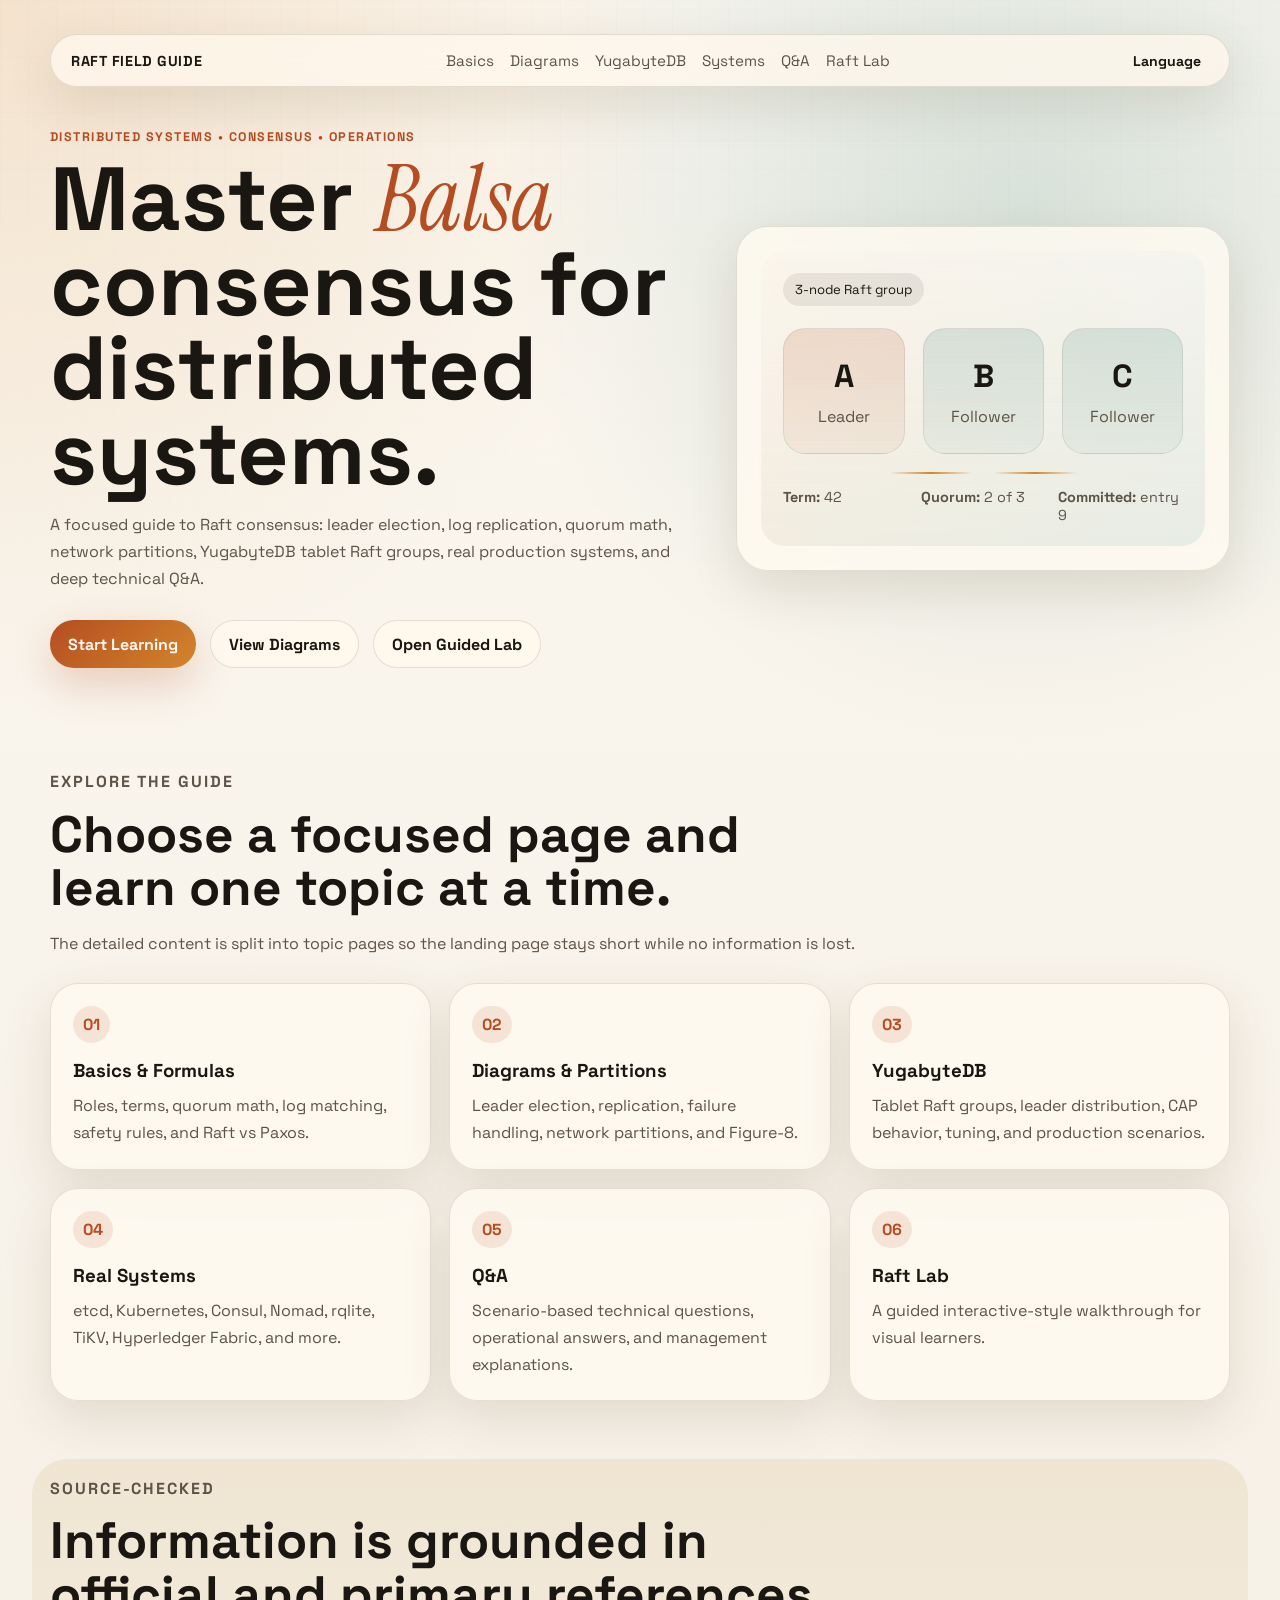
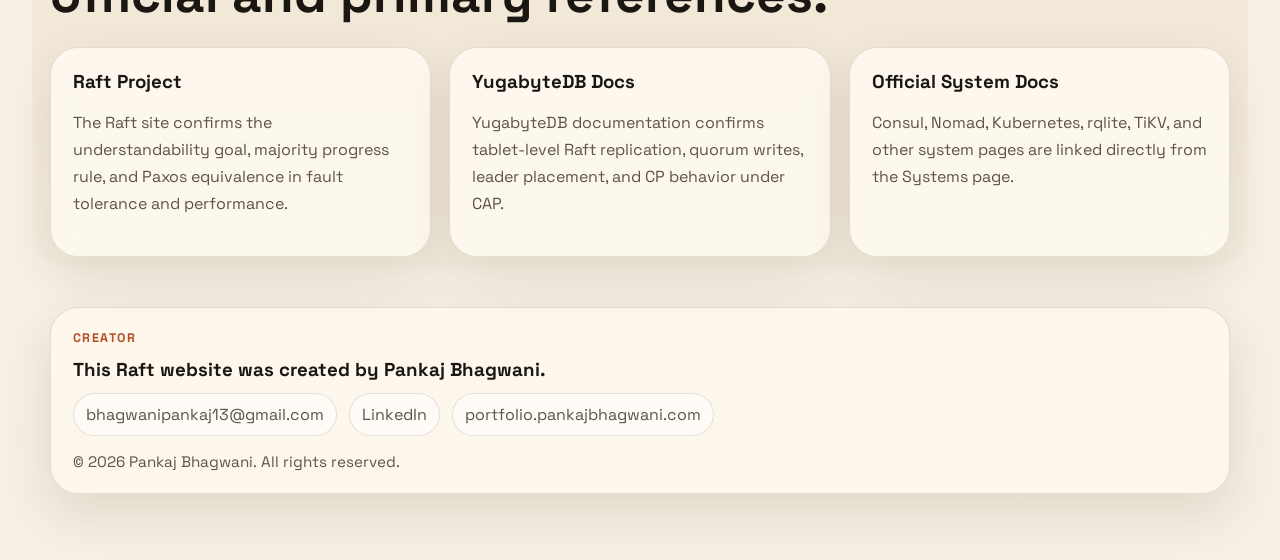
<file: index.html>
<!DOCTYPE html>
<html lang="en">
  <head>
    <meta charset="UTF-8" />
    <meta name="viewport" content="width=device-width, initial-scale=1.0" />
    <title>Raft Protocol Field Guide</title>
    <meta
      name="description"
      content="A practical multi-page guide to Raft consensus, diagrams, YugabyteDB, real systems, and technical Q&A."
    />
    <link rel="preconnect" href="https://fonts.googleapis.com" />
    <link rel="preconnect" href="https://fonts.gstatic.com" crossorigin />
    <link
      href="https://fonts.googleapis.com/css2?family=Space+Grotesk:wght@400;500;700&family=Instrument+Serif:ital@0;1&display=swap"
      rel="stylesheet"
    />
    <link rel="stylesheet" href="./styles.css" />
  </head>
  <body class="home-page">
    <div class="page-shell">
      <header class="hero" id="top">
        <nav class="topbar">
          <a class="brand" href="./index.html">Raft Field Guide</a>
          <div class="topbar-links">
            <a href="./basics.html">Basics</a>
            <a href="./diagrams.html">Diagrams</a>
            <a href="./yugabyte.html">YugabyteDB</a>
            <a href="./systems.html">Systems</a>
            <a href="./questions.html">Q&amp;A</a>
            <a href="./raft-lab.html">Raft Lab</a>
          </div>
          <div class="language-box">
            <span>Language</span>
            <div id="google_translate_element"></div>
          </div>
        </nav>

        <div class="hero-grid">
          <div class="hero-copy">
            <p class="eyebrow">Distributed Systems • Consensus • Operations</p>
            <h1>
              Master
              <a class="hero-link rotating-raft" id="rotating-raft" href="https://raftprotocol.com/">Raft</a>
              consensus for distributed systems.
            </h1>
            <p class="hero-text">
              A focused guide to Raft consensus: leader election, log
              replication, quorum math, network partitions, YugabyteDB tablet
              Raft groups, real production systems, and deep technical Q&A.
            </p>
            <div class="hero-actions">
              <a class="button button-primary" href="./basics.html">Start Learning</a>
              <a class="button button-secondary" href="./diagrams.html">View Diagrams</a>
              <a class="button button-secondary" href="./raft-lab.html">Open Guided Lab</a>
            </div>
          </div>

          <div class="hero-panel">
            <div class="cluster-card">
              <div class="cluster-label">3-node Raft group</div>
              <div class="cluster-visual">
                <div class="node node-leader"><span class="node-name">A</span><span class="node-role">Leader</span></div>
                <div class="node node-follower"><span class="node-name">B</span><span class="node-role">Follower</span></div>
                <div class="node node-follower"><span class="node-name">C</span><span class="node-role">Follower</span></div>
              </div>
              <div class="pulse-lines"><span></span><span></span></div>
              <div class="cluster-notes">
                <div><strong>Term:</strong> 42</div>
                <div><strong>Quorum:</strong> 2 of 3</div>
                <div><strong>Committed:</strong> entry 9</div>
              </div>
            </div>
          </div>
        </div>
      </header>

      <main>
        <section class="section" id="pages">
          <div class="section-heading">
            <p class="kicker">Explore The Guide</p>
            <h2>Choose a focused page and learn one topic at a time.</h2>
            <p>
              The detailed content is split into topic pages so the landing page
              stays short while no information is lost.
            </p>
          </div>

          <div class="card-grid three-up">
            <a class="page-card" href="./basics.html">
              <span>01</span>
              <h3>Basics & Formulas</h3>
              <p>Roles, terms, quorum math, log matching, safety rules, and Raft vs Paxos.</p>
            </a>
            <a class="page-card" href="./diagrams.html">
              <span>02</span>
              <h3>Diagrams & Partitions</h3>
              <p>Leader election, replication, failure handling, network partitions, and Figure-8.</p>
            </a>
            <a class="page-card" href="./yugabyte.html">
              <span>03</span>
              <h3>YugabyteDB</h3>
              <p>Tablet Raft groups, leader distribution, CAP behavior, tuning, and production scenarios.</p>
            </a>
            <a class="page-card" href="./systems.html">
              <span>04</span>
              <h3>Real Systems</h3>
              <p>etcd, Kubernetes, Consul, Nomad, rqlite, TiKV, Hyperledger Fabric, and more.</p>
            </a>
            <a class="page-card" href="./questions.html">
              <span>05</span>
              <h3>Q&A</h3>
              <p>Scenario-based technical questions, operational answers, and management explanations.</p>
            </a>
            <a class="page-card" href="./raft-lab.html">
              <span>06</span>
              <h3>Raft Lab</h3>
              <p>A guided interactive-style walkthrough for visual learners.</p>
            </a>
          </div>
        </section>

        <section class="section accent-section">
          <div class="section-heading">
            <p class="kicker">Source-Checked</p>
            <h2>Information is grounded in official and primary references.</h2>
          </div>
          <div class="card-grid three-up">
            <article class="info-card">
              <h3>Raft Project</h3>
              <p>The Raft site confirms the understandability goal, majority progress rule, and Paxos equivalence in fault tolerance and performance.</p>
            </article>
            <article class="info-card">
              <h3>YugabyteDB Docs</h3>
              <p>YugabyteDB documentation confirms tablet-level Raft replication, quorum writes, leader placement, and CP behavior under CAP.</p>
            </article>
            <article class="info-card">
              <h3>Official System Docs</h3>
              <p>Consul, Nomad, Kubernetes, rqlite, TiKV, and other system pages are linked directly from the Systems page.</p>
            </article>
          </div>
        </section>
      </main>

      <footer class="site-footer">
        <div class="footer-card">
          <p class="kicker">Creator</p>
          <h3>This Raft website was created by Pankaj Bhagwani.</h3>
          <div class="footer-links">
            <a href="mailto:bhagwanipankaj13@gmail.com">bhagwanipankaj13@gmail.com</a>
            <a href="https://www.linkedin.com/in/pankaj-bhagwani/" target="_blank" rel="noreferrer">LinkedIn</a>
            <a href="https://portfolio.pankajbhagwani.com/" target="_blank" rel="noreferrer">portfolio.pankajbhagwani.com</a>
          </div>
          <div class="copyright-line">&copy; 2026 Pankaj Bhagwani. All rights reserved.</div>
        </div>
      </footer>
    </div>

    <script src="./script.js"></script>
    <script src="./translate.js"></script>
    <script src="//translate.google.com/translate_a/element.js?cb=googleTranslateElementInit"></script>
  </body>
</html>
</file>
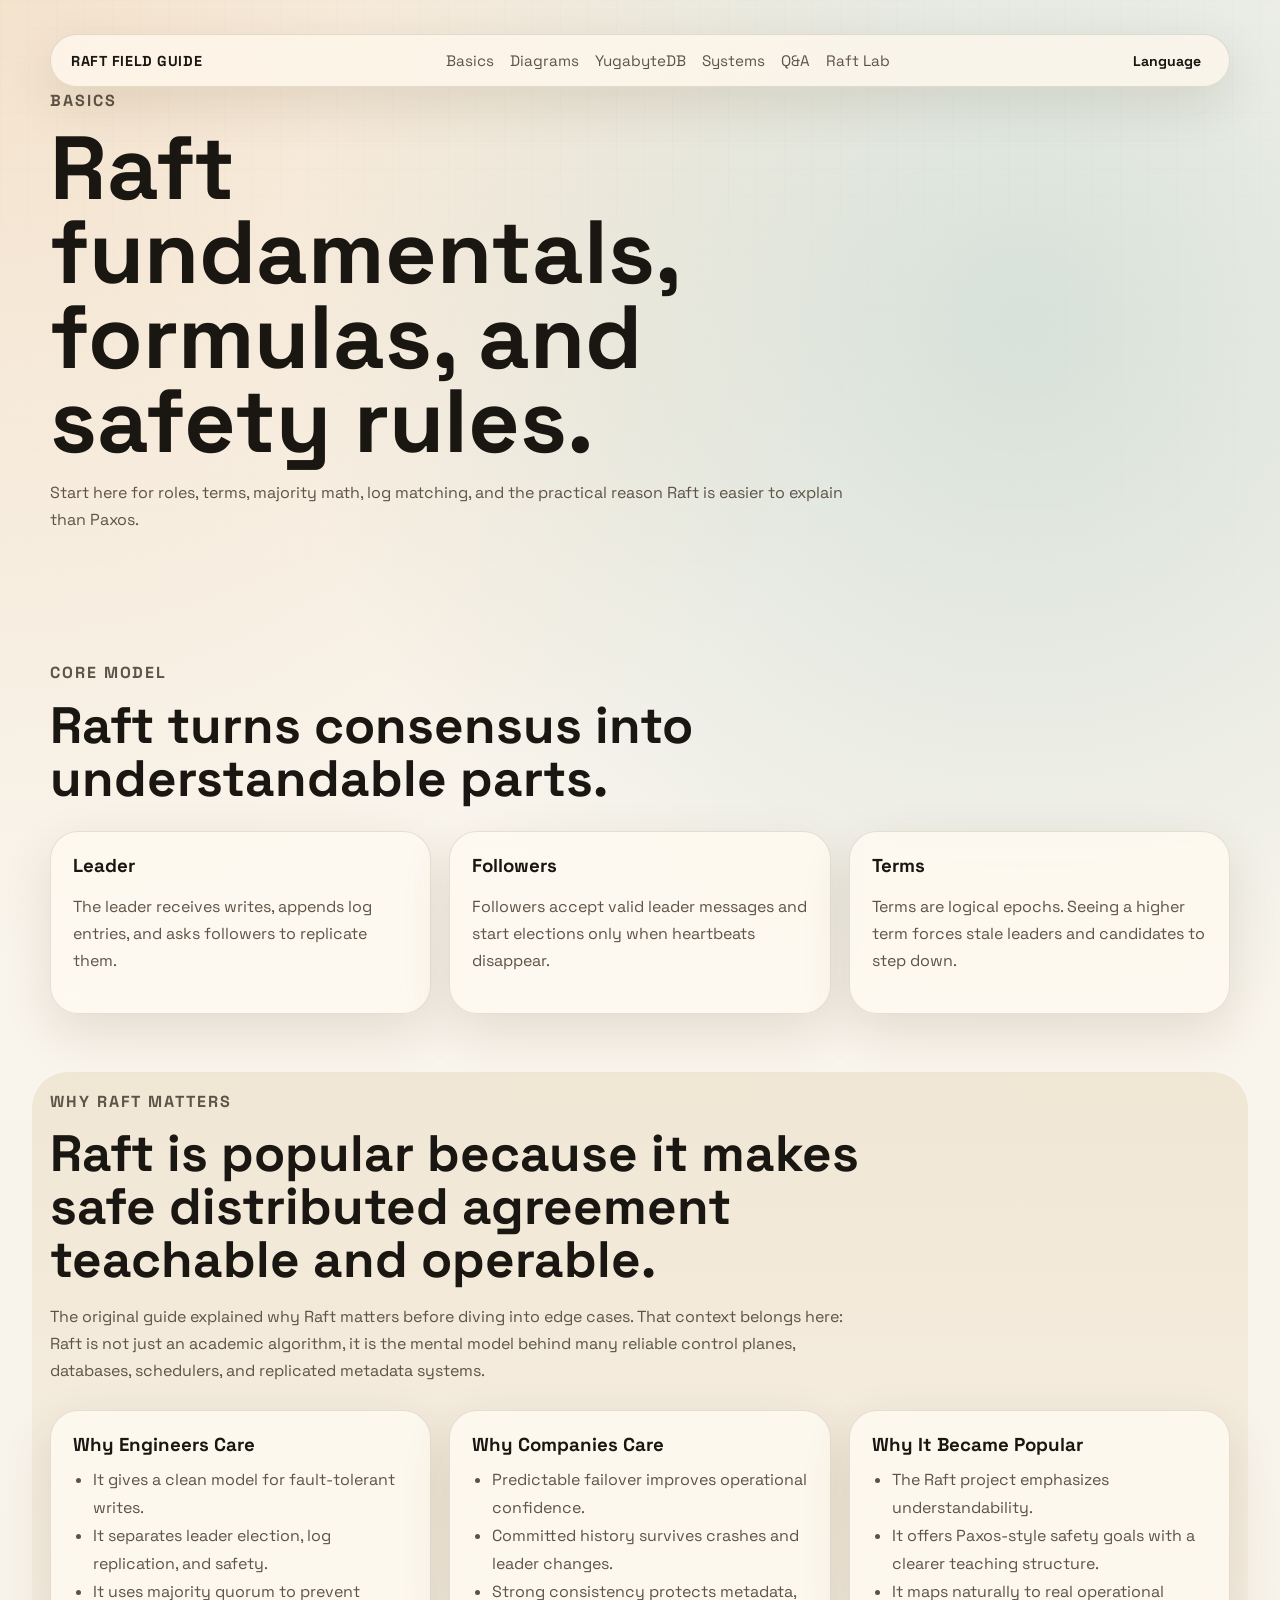
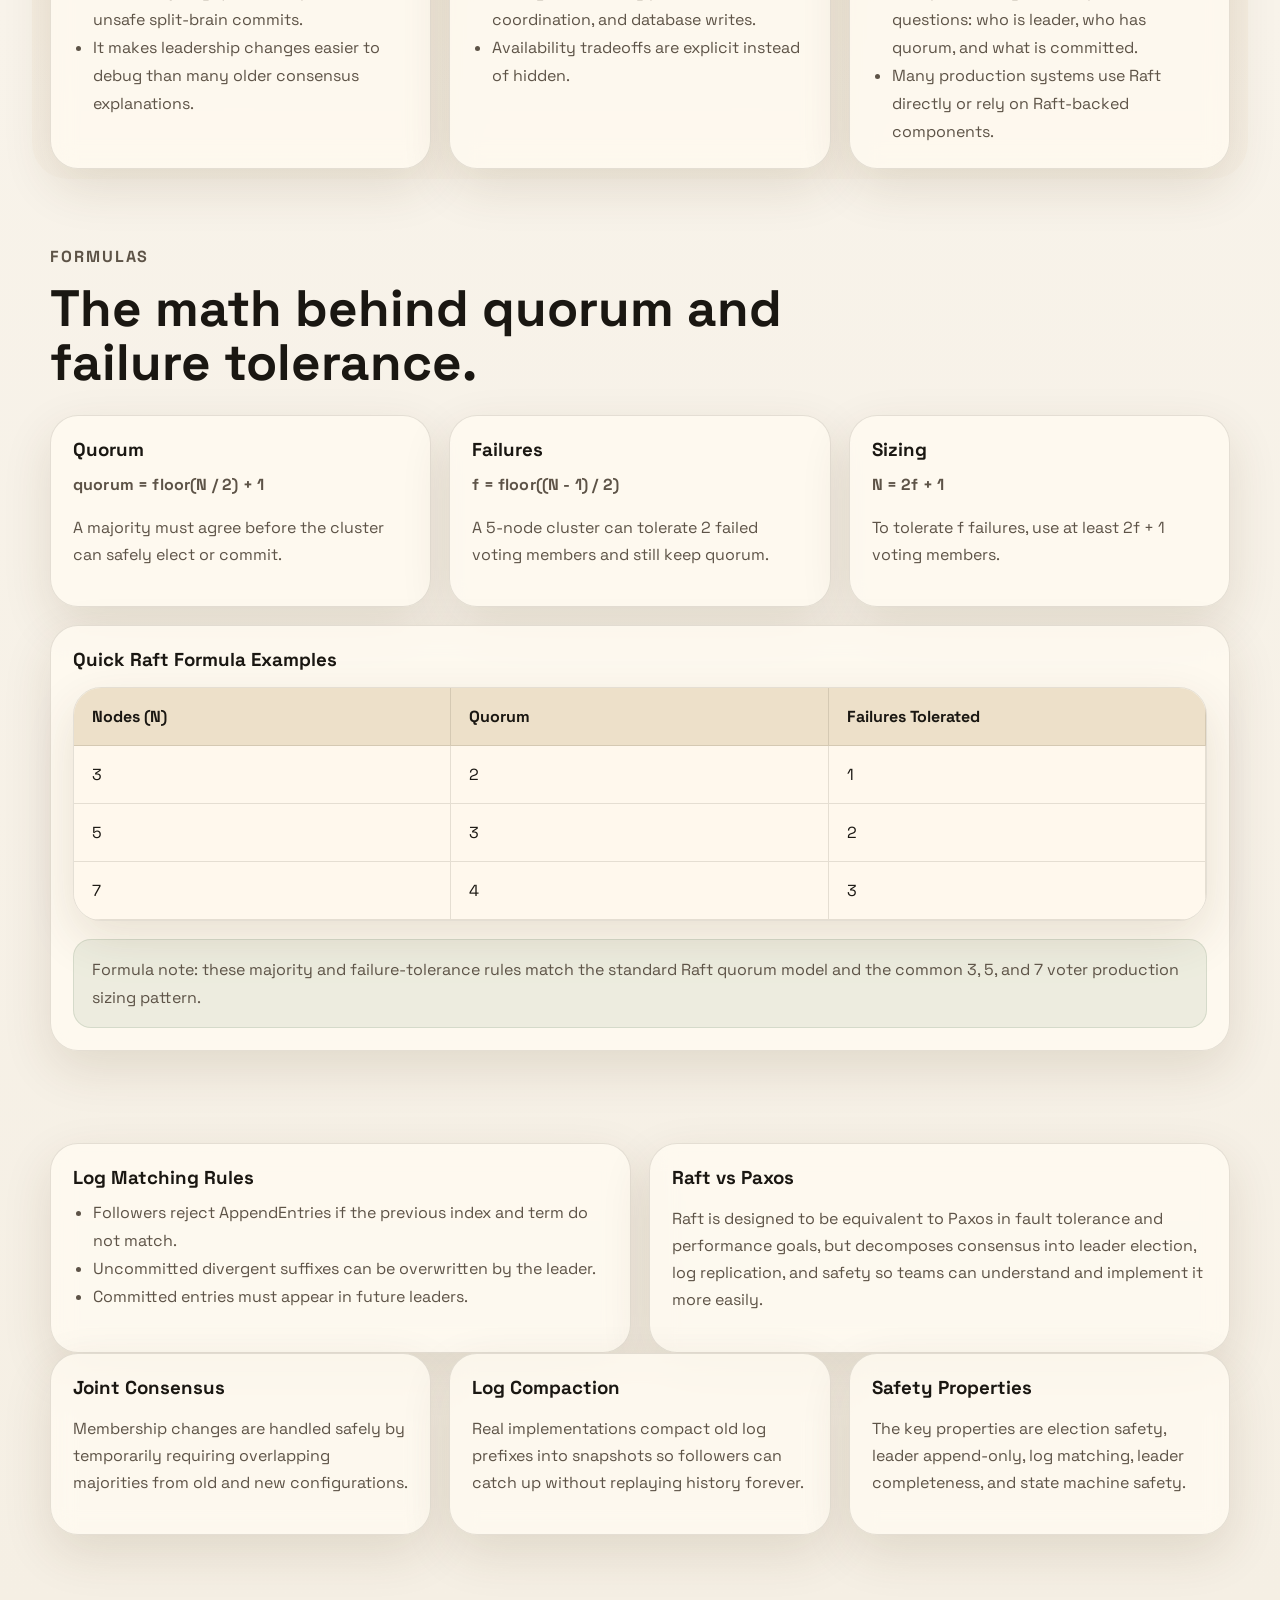
<file: basics.html>
<!DOCTYPE html>
<html lang="en">
  <head>
    <meta charset="UTF-8" />
    <meta name="viewport" content="width=device-width, initial-scale=1.0" />
    <title>Raft Basics & Formulas</title>
    <link rel="preconnect" href="https://fonts.googleapis.com" />
    <link rel="preconnect" href="https://fonts.gstatic.com" crossorigin />
    <link href="https://fonts.googleapis.com/css2?family=Space+Grotesk:wght@400;500;700&family=Instrument+Serif:ital@0;1&display=swap" rel="stylesheet" />
    <link rel="stylesheet" href="./styles.css" />
  </head>
  <body>
    <div class="page-shell">
      <header class="hero">
        <nav class="topbar">
          <a class="brand" href="./index.html">Raft Field Guide</a>
          <div class="topbar-links">
            <a href="./basics.html">Basics</a>
            <a href="./diagrams.html">Diagrams</a>
            <a href="./yugabyte.html">YugabyteDB</a>
            <a href="./systems.html">Systems</a>
            <a href="./questions.html">Q&amp;A</a>
            <a href="./raft-lab.html">Raft Lab</a>
          </div>
          <div class="language-box"><span>Language</span><div id="google_translate_element"></div></div>
        </nav>
        <div class="section-heading page-hero-heading">
          <p class="kicker">Basics</p>
          <h1>Raft fundamentals, formulas, and safety rules.</h1>
          <p>Start here for roles, terms, majority math, log matching, and the practical reason Raft is easier to explain than Paxos.</p>
        </div>
      </header>

      <main>
        <section class="section">
          <div class="section-heading">
            <p class="kicker">Core Model</p>
            <h2>Raft turns consensus into understandable parts.</h2>
          </div>
          <div class="card-grid three-up">
            <article class="info-card"><h3>Leader</h3><p>The leader receives writes, appends log entries, and asks followers to replicate them.</p></article>
            <article class="info-card"><h3>Followers</h3><p>Followers accept valid leader messages and start elections only when heartbeats disappear.</p></article>
            <article class="info-card"><h3>Terms</h3><p>Terms are logical epochs. Seeing a higher term forces stale leaders and candidates to step down.</p></article>
          </div>
        </section>

        <section class="section accent-section">
          <div class="section-heading">
            <p class="kicker">Why Raft Matters</p>
            <h2>Raft is popular because it makes safe distributed agreement teachable and operable.</h2>
            <p>
              The original guide explained why Raft matters before diving into
              edge cases. That context belongs here: Raft is not just an
              academic algorithm, it is the mental model behind many reliable
              control planes, databases, schedulers, and replicated metadata
              systems.
            </p>
          </div>
          <div class="card-grid three-up">
            <article class="info-card">
              <h3>Why Engineers Care</h3>
              <ul class="check-list">
                <li>It gives a clean model for fault-tolerant writes.</li>
                <li>It separates leader election, log replication, and safety.</li>
                <li>It uses majority quorum to prevent unsafe split-brain commits.</li>
                <li>It makes leadership changes easier to debug than many older consensus explanations.</li>
              </ul>
            </article>
            <article class="info-card">
              <h3>Why Companies Care</h3>
              <ul class="check-list">
                <li>Predictable failover improves operational confidence.</li>
                <li>Committed history survives crashes and leader changes.</li>
                <li>Strong consistency protects metadata, coordination, and database writes.</li>
                <li>Availability tradeoffs are explicit instead of hidden.</li>
              </ul>
            </article>
            <article class="info-card">
              <h3>Why It Became Popular</h3>
              <ul class="check-list">
                <li>The Raft project emphasizes understandability.</li>
                <li>It offers Paxos-style safety goals with a clearer teaching structure.</li>
                <li>It maps naturally to real operational questions: who is leader, who has quorum, and what is committed.</li>
                <li>Many production systems use Raft directly or rely on Raft-backed components.</li>
              </ul>
            </article>
          </div>
        </section>

        <section class="section">
          <div class="section-heading">
            <p class="kicker">Formulas</p>
            <h2>The math behind quorum and failure tolerance.</h2>
          </div>
          <div class="card-grid three-up">
            <article class="info-card formula-card"><h3>Quorum</h3><p class="formula-line">quorum = floor(N / 2) + 1</p><p>A majority must agree before the cluster can safely elect or commit.</p></article>
            <article class="info-card formula-card"><h3>Failures</h3><p class="formula-line">f = floor((N - 1) / 2)</p><p>A 5-node cluster can tolerate 2 failed voting members and still keep quorum.</p></article>
            <article class="info-card formula-card"><h3>Sizing</h3><p class="formula-line">N = 2f + 1</p><p>To tolerate f failures, use at least 2f + 1 voting members.</p></article>
          </div>
          <article class="panel formula-panel">
            <h3>Quick Raft Formula Examples</h3>
            <div class="comparison-table formula-table" role="table" aria-label="Raft quorum and failure tolerance examples">
              <div class="table-head">Nodes (N)</div>
              <div class="table-head">Quorum</div>
              <div class="table-head">Failures Tolerated</div>
              <div class="table-cell">3</div>
              <div class="table-cell">2</div>
              <div class="table-cell">1</div>
              <div class="table-cell">5</div>
              <div class="table-cell">3</div>
              <div class="table-cell">2</div>
              <div class="table-cell">7</div>
              <div class="table-cell">4</div>
              <div class="table-cell">3</div>
            </div>
            <div class="quote-strip source-strip">
              Formula note: these majority and failure-tolerance rules match the
              standard Raft quorum model and the common 3, 5, and 7 voter
              production sizing pattern.
            </div>
          </article>
        </section>

        <section class="section">
          <div class="split-layout">
            <article class="panel">
              <h3>Log Matching Rules</h3>
              <ul class="check-list">
                <li>Followers reject AppendEntries if the previous index and term do not match.</li>
                <li>Uncommitted divergent suffixes can be overwritten by the leader.</li>
                <li>Committed entries must appear in future leaders.</li>
              </ul>
            </article>
            <article class="panel">
              <h3>Raft vs Paxos</h3>
              <p>Raft is designed to be equivalent to Paxos in fault tolerance and performance goals, but decomposes consensus into leader election, log replication, and safety so teams can understand and implement it more easily.</p>
            </article>
          </div>
          <div class="card-grid three-up verification-grid">
            <article class="info-card">
              <h3>Joint Consensus</h3>
              <p>Membership changes are handled safely by temporarily requiring overlapping majorities from old and new configurations.</p>
            </article>
            <article class="info-card">
              <h3>Log Compaction</h3>
              <p>Real implementations compact old log prefixes into snapshots so followers can catch up without replaying history forever.</p>
            </article>
            <article class="info-card">
              <h3>Safety Properties</h3>
              <p>The key properties are election safety, leader append-only, log matching, leader completeness, and state machine safety.</p>
            </article>
          </div>
        </section>
      </main>
    </div>
    <script src="./translate.js"></script>
    <script src="//translate.google.com/translate_a/element.js?cb=googleTranslateElementInit"></script>
  </body>
</html>
</file>
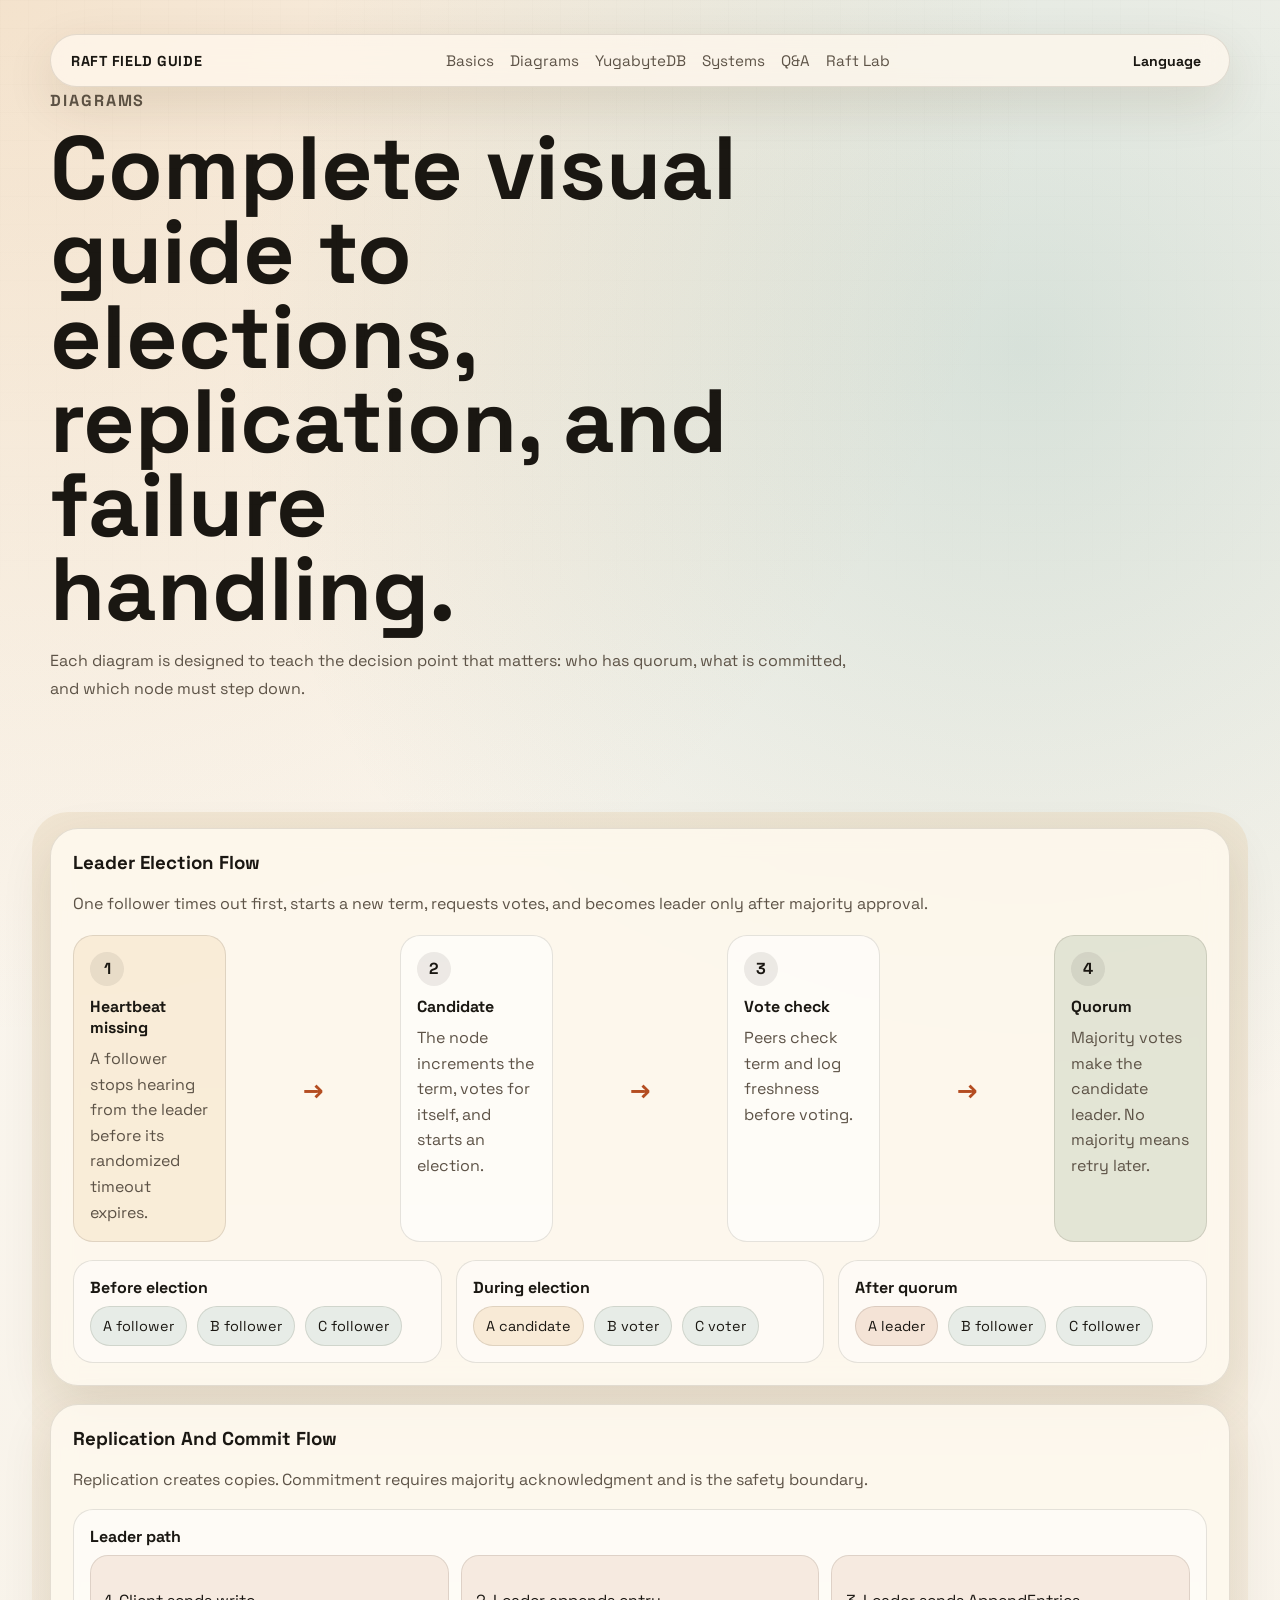
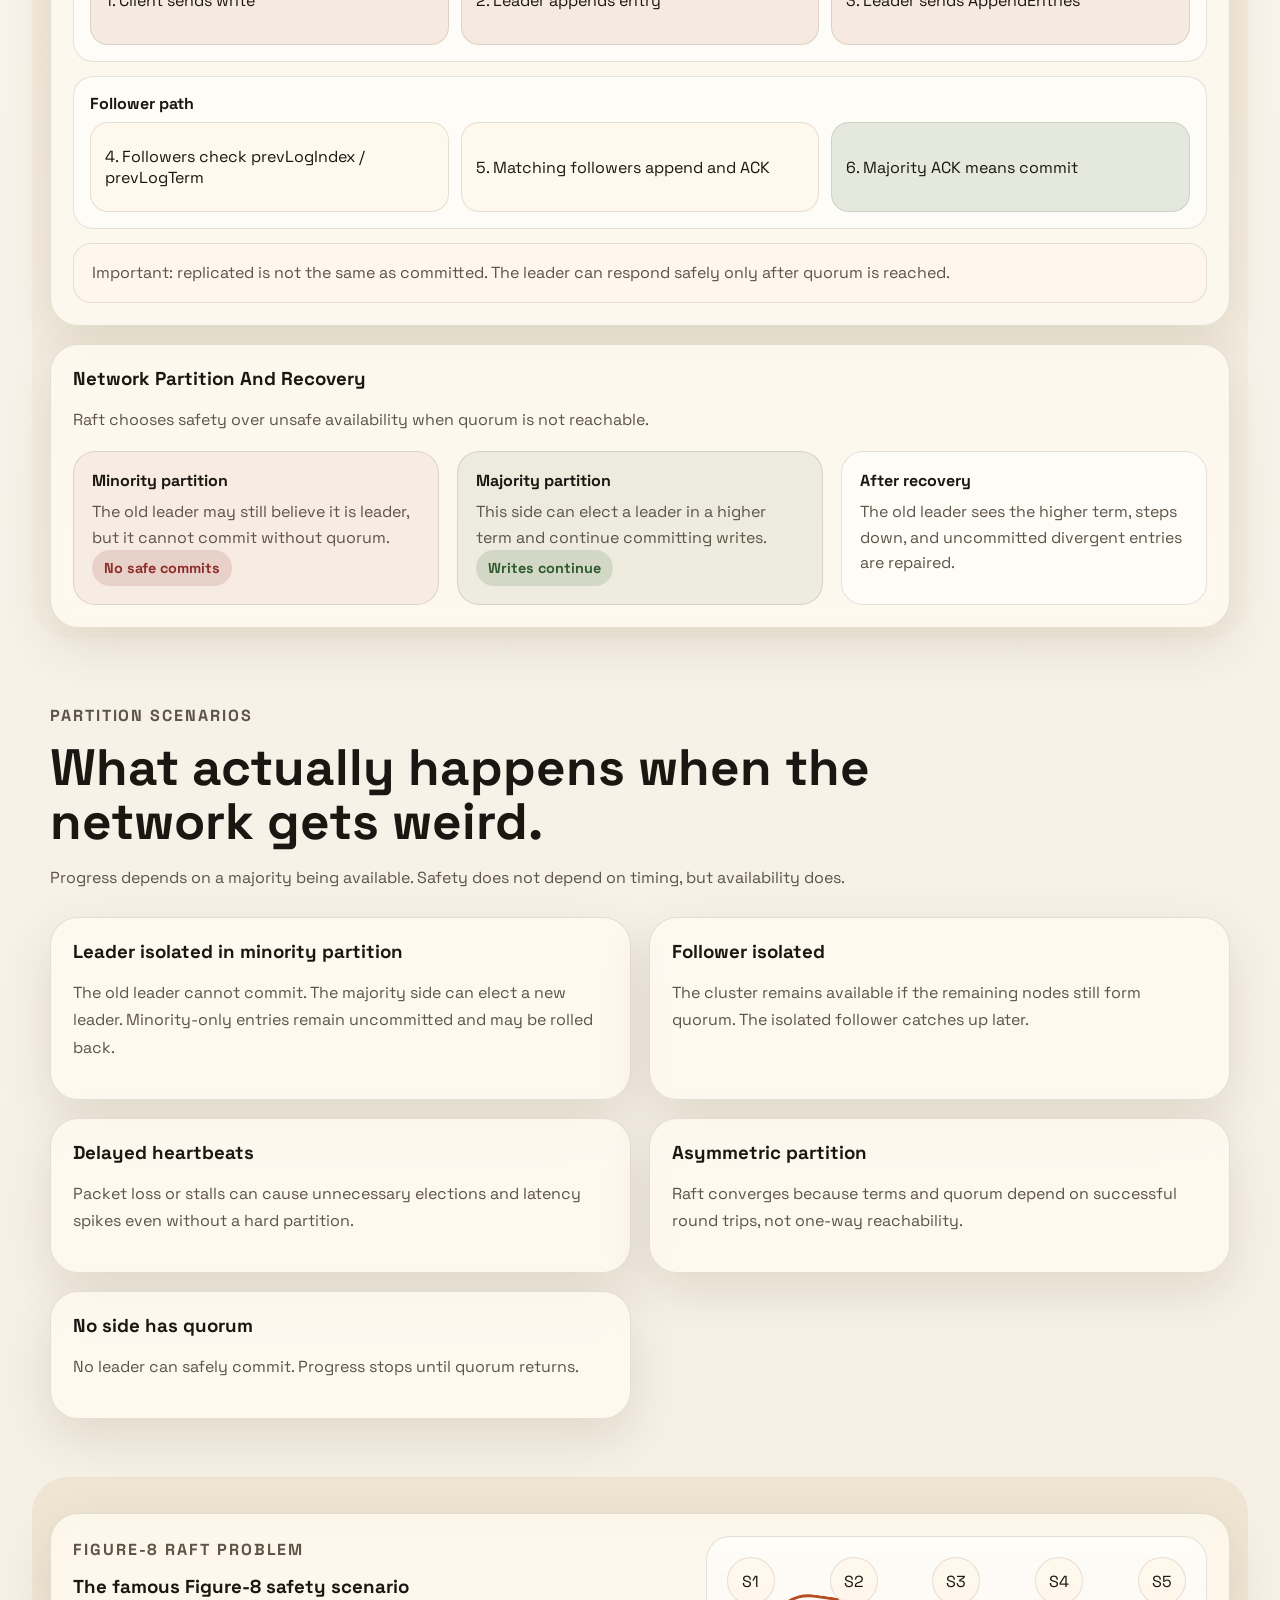
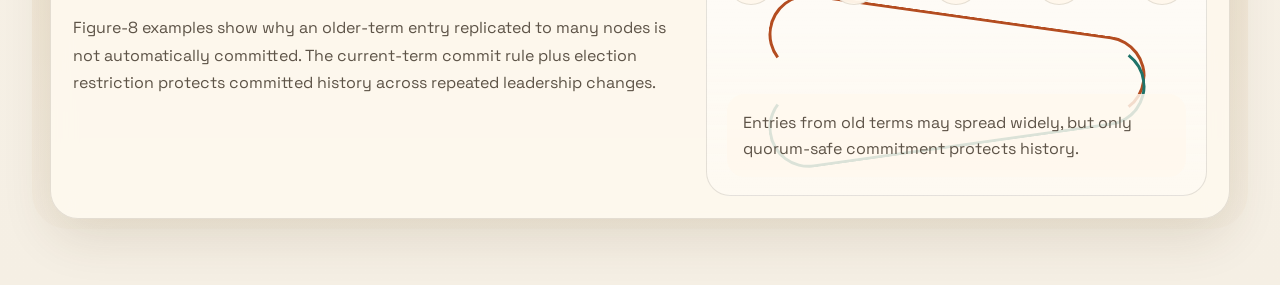
<file: diagrams.html>
<!DOCTYPE html>
<html lang="en">
  <head>
    <meta charset="UTF-8" />
    <meta name="viewport" content="width=device-width, initial-scale=1.0" />
    <title>Raft Diagrams & Partitions</title>
    <link rel="preconnect" href="https://fonts.googleapis.com" />
    <link rel="preconnect" href="https://fonts.gstatic.com" crossorigin />
    <link href="https://fonts.googleapis.com/css2?family=Space+Grotesk:wght@400;500;700&family=Instrument+Serif:ital@0;1&display=swap" rel="stylesheet" />
    <link rel="stylesheet" href="./styles.css" />
  </head>
  <body>
    <div class="page-shell">
      <header class="hero">
        <nav class="topbar">
          <a class="brand" href="./index.html">Raft Field Guide</a>
          <div class="topbar-links"><a href="./basics.html">Basics</a><a href="./diagrams.html">Diagrams</a><a href="./yugabyte.html">YugabyteDB</a><a href="./systems.html">Systems</a><a href="./questions.html">Q&amp;A</a><a href="./raft-lab.html">Raft Lab</a></div>
          <div class="language-box"><span>Language</span><div id="google_translate_element"></div></div>
        </nav>
        <div class="section-heading page-hero-heading">
          <p class="kicker">Diagrams</p>
          <h1>Complete visual guide to elections, replication, and failure handling.</h1>
          <p>Each diagram is designed to teach the decision point that matters: who has quorum, what is committed, and which node must step down.</p>
        </div>
      </header>

      <main>
        <section class="section accent-section">
          <div class="diagram-stack">
            <article class="diagram-card">
              <div class="diagram-copy"><h3>Leader Election Flow</h3><p>One follower times out first, starts a new term, requests votes, and becomes leader only after majority approval.</p></div>
              <div class="diagram-sequence">
                <div class="sequence-step warning"><span class="step-number">1</span><h4>Heartbeat missing</h4><p>A follower stops hearing from the leader before its randomized timeout expires.</p></div><div class="sequence-arrow">→</div>
                <div class="sequence-step"><span class="step-number">2</span><h4>Candidate</h4><p>The node increments the term, votes for itself, and starts an election.</p></div><div class="sequence-arrow">→</div>
                <div class="sequence-step"><span class="step-number">3</span><h4>Vote check</h4><p>Peers check term and log freshness before voting.</p></div><div class="sequence-arrow">→</div>
                <div class="sequence-step success"><span class="step-number">4</span><h4>Quorum</h4><p>Majority votes make the candidate leader. No majority means retry later.</p></div>
              </div>
              <div class="cluster-explainer"><div class="cluster-column"><h4>Before election</h4><div class="explainer-nodes"><span class="explainer-node follower">A follower</span><span class="explainer-node follower">B follower</span><span class="explainer-node follower">C follower</span></div></div><div class="cluster-column"><h4>During election</h4><div class="explainer-nodes"><span class="explainer-node candidate">A candidate</span><span class="explainer-node follower">B voter</span><span class="explainer-node follower">C voter</span></div></div><div class="cluster-column"><h4>After quorum</h4><div class="explainer-nodes"><span class="explainer-node leader">A leader</span><span class="explainer-node follower">B follower</span><span class="explainer-node follower">C follower</span></div></div></div>
            </article>

            <article class="diagram-card">
              <div class="diagram-copy"><h3>Replication And Commit Flow</h3><p>Replication creates copies. Commitment requires majority acknowledgment and is the safety boundary.</p></div>
              <div class="replication-board">
                <div class="replication-lane"><div class="lane-label">Leader path</div><div class="lane-steps"><span class="lane-step active">1. Client sends write</span><span class="lane-step active">2. Leader appends entry</span><span class="lane-step active">3. Leader sends AppendEntries</span></div></div>
                <div class="replication-lane"><div class="lane-label">Follower path</div><div class="lane-steps"><span class="lane-step">4. Followers check prevLogIndex / prevLogTerm</span><span class="lane-step">5. Matching followers append and ACK</span><span class="lane-step success">6. Majority ACK means commit</span></div></div>
                <div class="commit-note">Important: replicated is not the same as committed. The leader can respond safely only after quorum is reached.</div>
              </div>
            </article>

            <article class="diagram-card">
              <div class="diagram-copy"><h3>Network Partition And Recovery</h3><p>Raft chooses safety over unsafe availability when quorum is not reachable.</p></div>
              <div class="failure-grid">
                <div class="failure-panel minority"><h4>Minority partition</h4><p>The old leader may still believe it is leader, but it cannot commit without quorum.</p><div class="failure-result danger-result">No safe commits</div></div>
                <div class="failure-panel majority"><h4>Majority partition</h4><p>This side can elect a leader in a higher term and continue committing writes.</p><div class="failure-result success-result">Writes continue</div></div>
                <div class="failure-panel recovery"><h4>After recovery</h4><p>The old leader sees the higher term, steps down, and uncommitted divergent entries are repaired.</p></div>
              </div>
            </article>
          </div>
        </section>

        <section class="section">
          <div class="section-heading"><p class="kicker">Partition Scenarios</p><h2>What actually happens when the network gets weird.</h2><p>Progress depends on a majority being available. Safety does not depend on timing, but availability does.</p></div>
          <div class="scenario-grid">
            <article class="scenario-card"><h3>Leader isolated in minority partition</h3><p>The old leader cannot commit. The majority side can elect a new leader. Minority-only entries remain uncommitted and may be rolled back.</p></article>
            <article class="scenario-card"><h3>Follower isolated</h3><p>The cluster remains available if the remaining nodes still form quorum. The isolated follower catches up later.</p></article>
            <article class="scenario-card"><h3>Delayed heartbeats</h3><p>Packet loss or stalls can cause unnecessary elections and latency spikes even without a hard partition.</p></article>
            <article class="scenario-card"><h3>Asymmetric partition</h3><p>Raft converges because terms and quorum depend on successful round trips, not one-way reachability.</p></article>
            <article class="scenario-card"><h3>No side has quorum</h3><p>No leader can safely commit. Progress stops until quorum returns.</p></article>
          </div>
        </section>

        <section class="section accent-section">
          <article class="figure-eight panel">
            <div class="figure-eight-copy"><p class="kicker">Figure-8 Raft Problem</p><h3>The famous Figure-8 safety scenario</h3><p>Figure-8 examples show why an older-term entry replicated to many nodes is not automatically committed. The current-term commit rule plus election restriction protects committed history across repeated leadership changes.</p></div>
            <div class="figure-eight-visual"><div class="lane"><span>S1</span><span>S2</span><span>S3</span><span>S4</span><span>S5</span></div><div class="curve-band top"></div><div class="curve-band bottom"></div><div class="figure-note">Entries from old terms may spread widely, but only quorum-safe commitment protects history.</div></div>
          </article>
        </section>
      </main>
    </div>
    <script src="./translate.js"></script>
    <script src="//translate.google.com/translate_a/element.js?cb=googleTranslateElementInit"></script>
  </body>
</html>
</file>
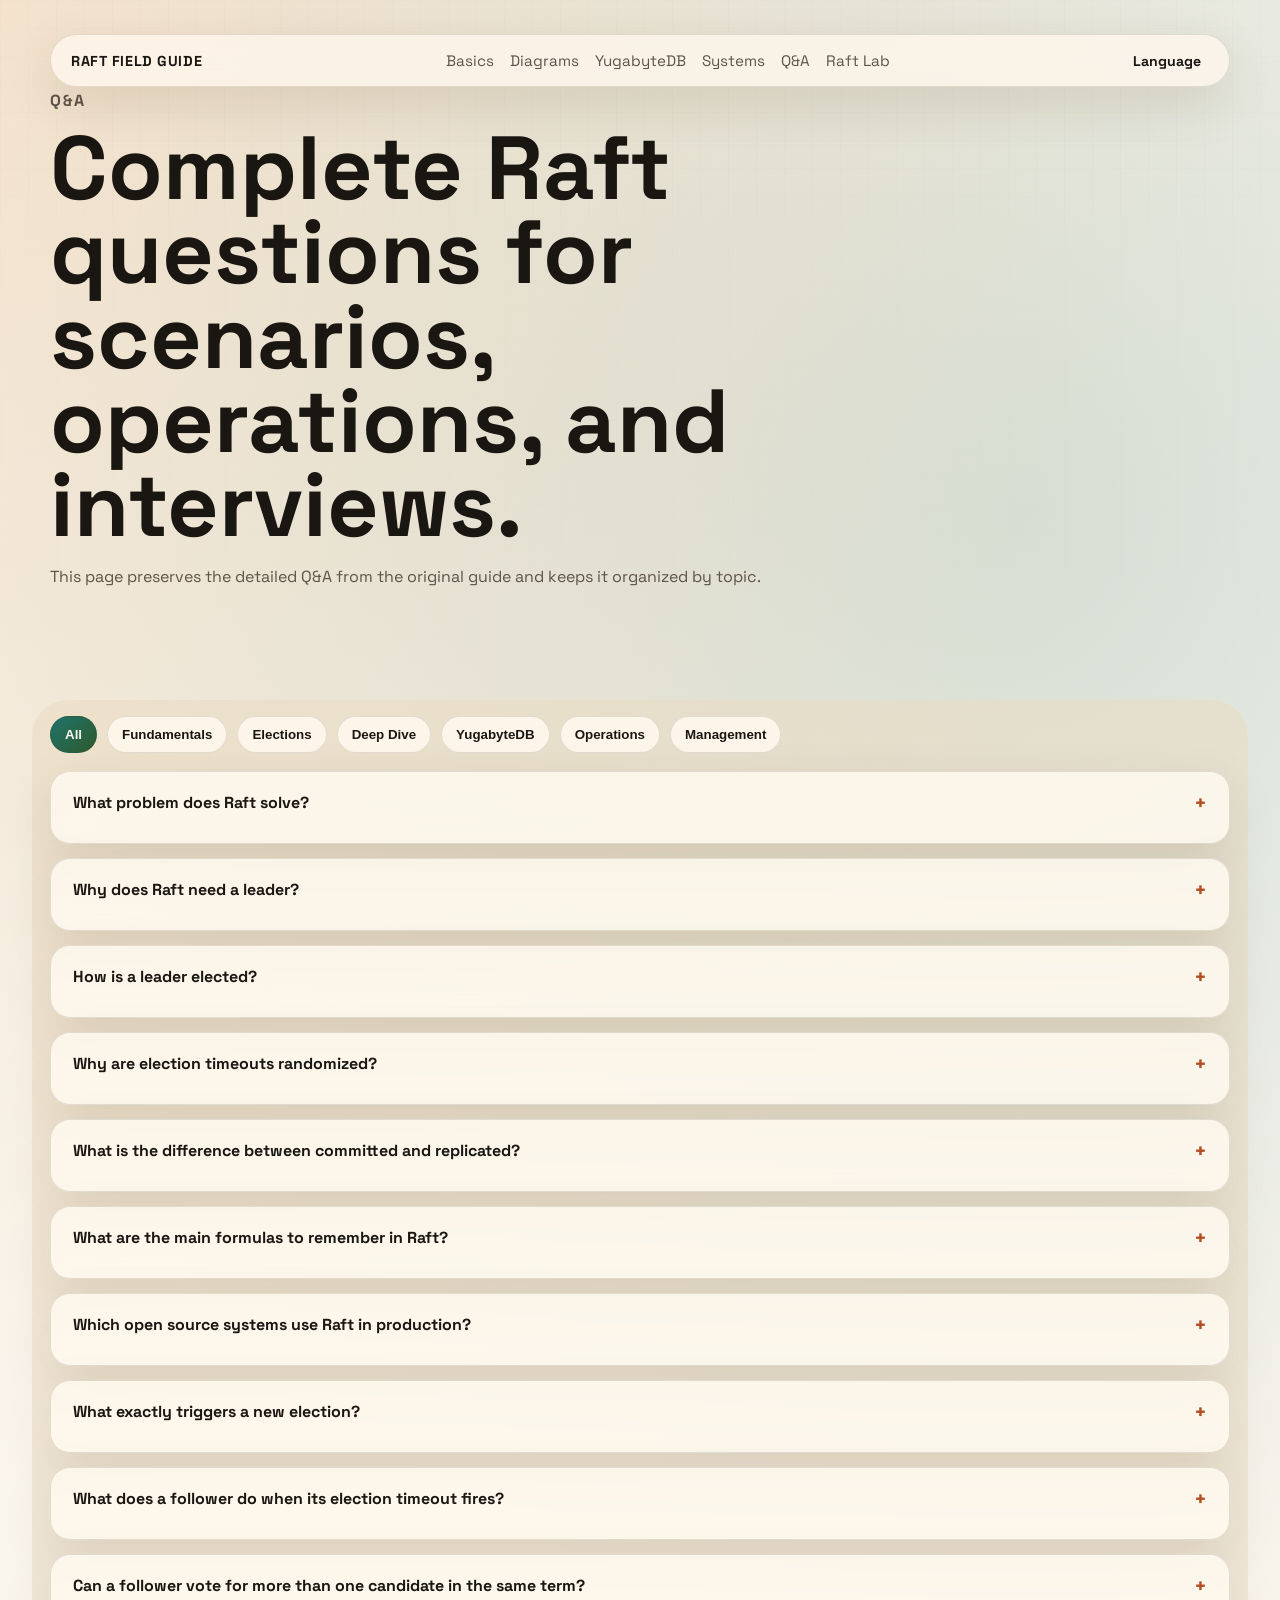
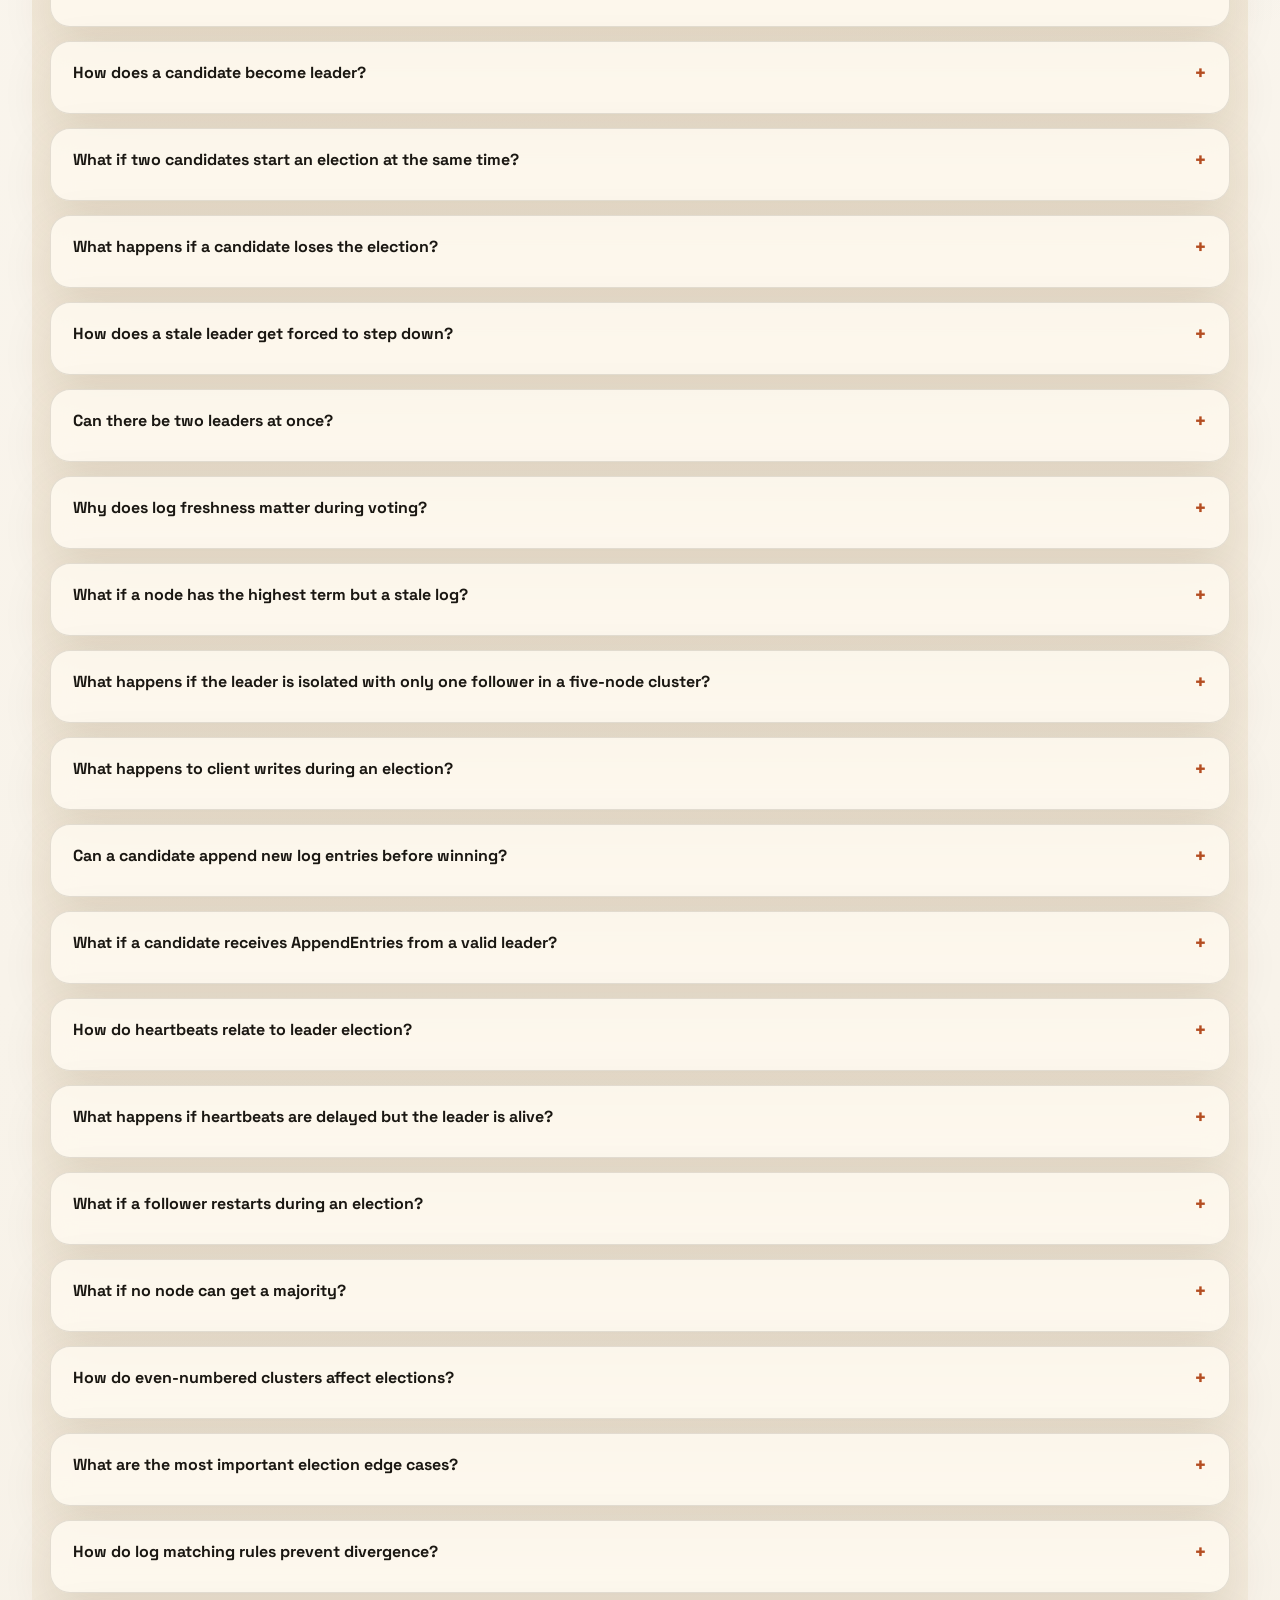
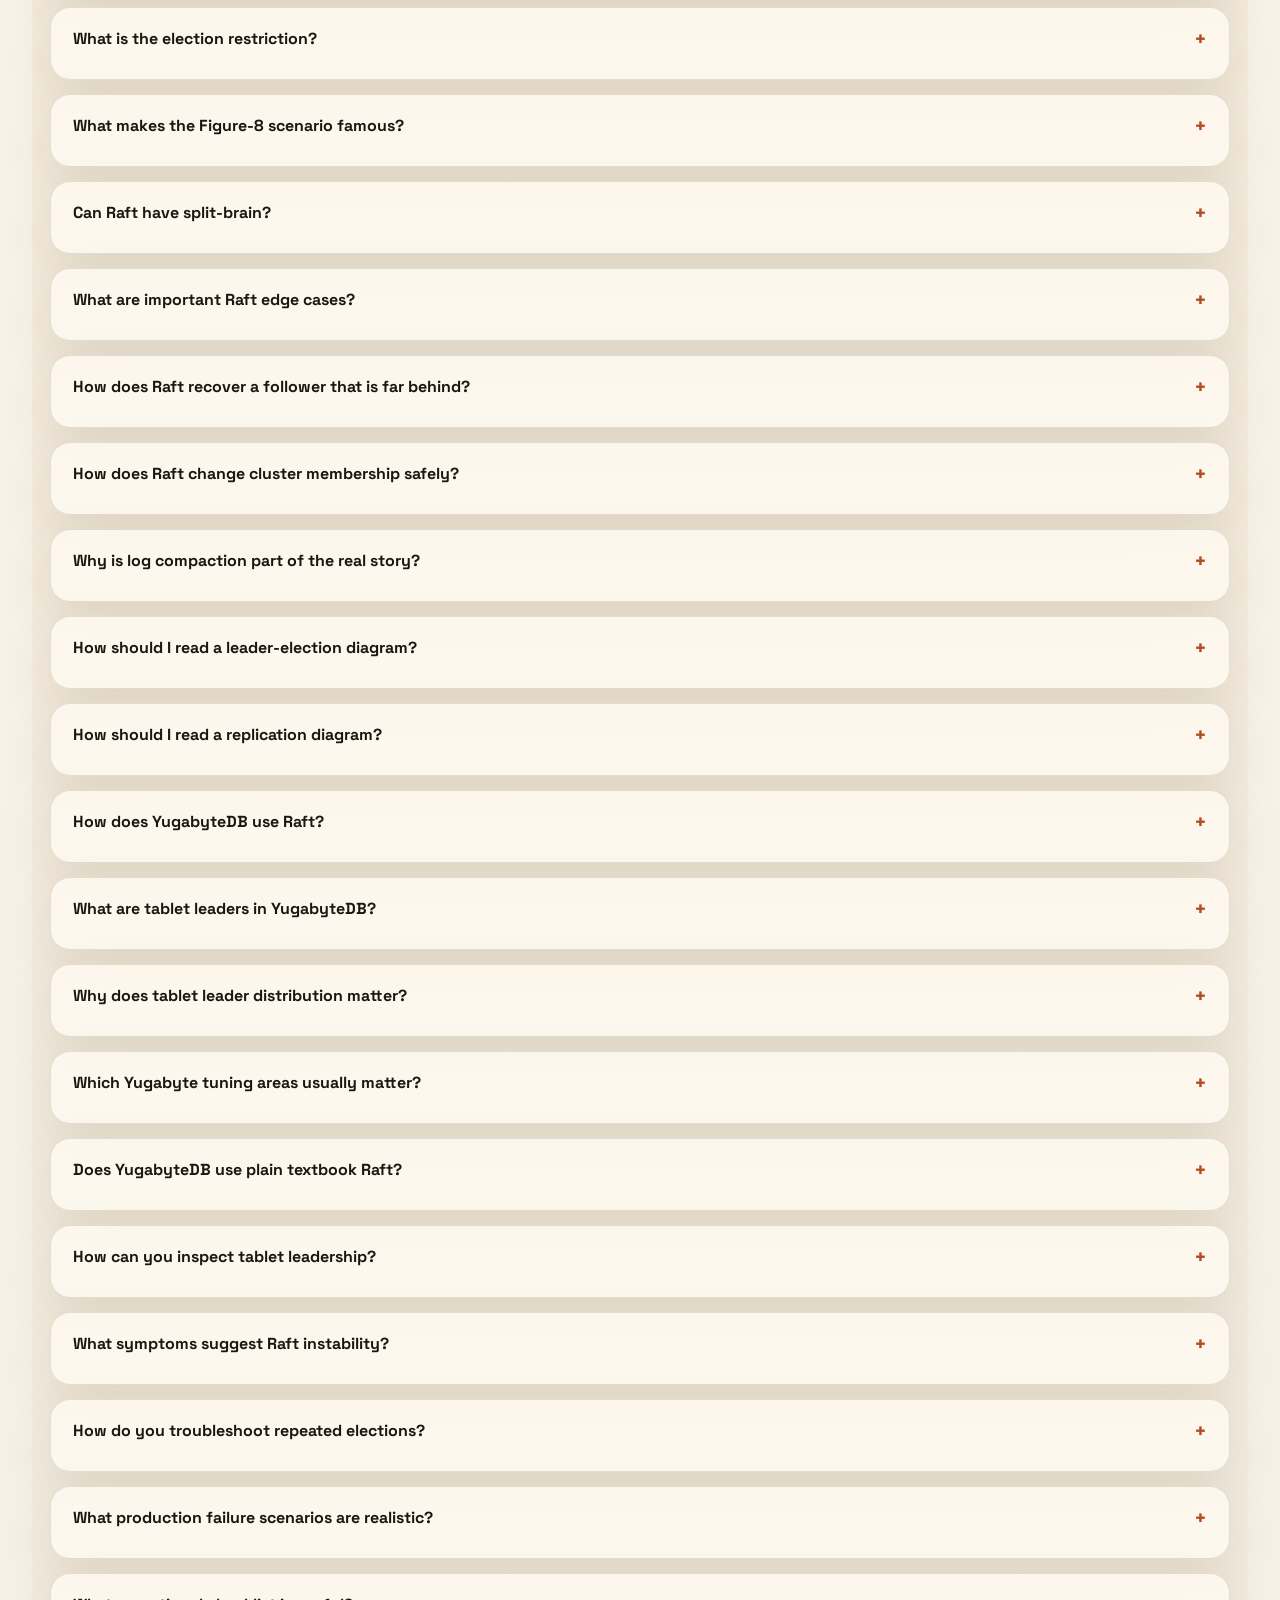
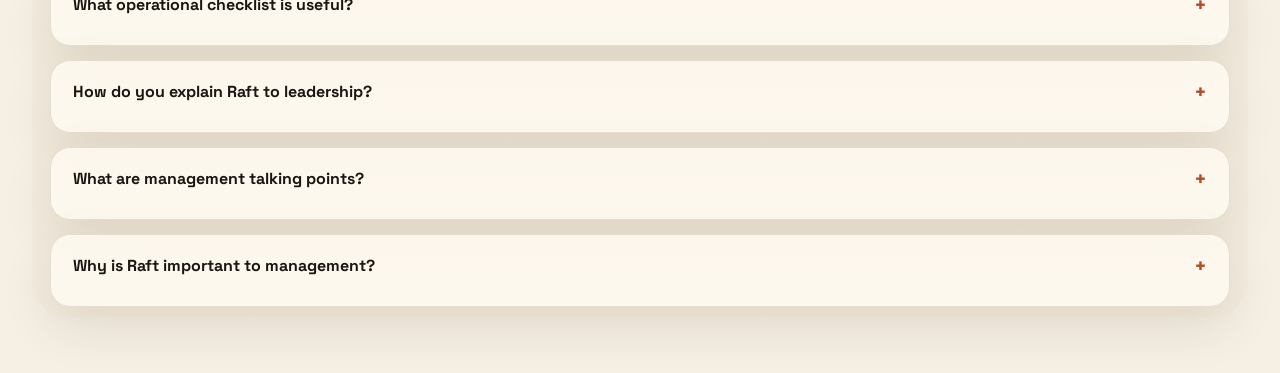
<file: questions.html>
<!DOCTYPE html>
<html lang="en">
  <head>
    <meta charset="UTF-8" />
    <meta name="viewport" content="width=device-width, initial-scale=1.0" />
    <title>Raft Q&A</title>
    <link rel="preconnect" href="https://fonts.googleapis.com" />
    <link rel="preconnect" href="https://fonts.gstatic.com" crossorigin />
    <link href="https://fonts.googleapis.com/css2?family=Space+Grotesk:wght@400;500;700&family=Instrument+Serif:ital@0;1&display=swap" rel="stylesheet" />
    <link rel="stylesheet" href="./styles.css" />
  </head>
  <body>
    <div class="page-shell">
      <header class="hero">
        <nav class="topbar">
          <a class="brand" href="./index.html">Raft Field Guide</a>
          <div class="topbar-links"><a href="./basics.html">Basics</a><a href="./diagrams.html">Diagrams</a><a href="./yugabyte.html">YugabyteDB</a><a href="./systems.html">Systems</a><a href="./questions.html">Q&amp;A</a><a href="./raft-lab.html">Raft Lab</a></div>
          <div class="language-box"><span>Language</span><div id="google_translate_element"></div></div>
        </nav>
        <div class="section-heading page-hero-heading">
          <p class="kicker">Q&amp;A</p>
          <h1>Complete Raft questions for scenarios, operations, and interviews.</h1>
          <p>This page preserves the detailed Q&A from the original guide and keeps it organized by topic.</p>
        </div>
      </header>
      <main>
        <section class="section accent-section" id="qa">
          <div class="filter-bar">
            <button class="filter-pill is-active" data-filter="all">All</button>
            <button class="filter-pill" data-filter="fundamentals">Fundamentals</button>
            <button class="filter-pill" data-filter="elections">Elections</button>
            <button class="filter-pill" data-filter="deep-dive">Deep Dive</button>
            <button class="filter-pill" data-filter="yugabyte">YugabyteDB</button>
            <button class="filter-pill" data-filter="ops">Operations</button>
            <button class="filter-pill" data-filter="management">Management</button>
          </div>
          <div class="faq-list">
            <details class="faq-item" data-topic="fundamentals"><summary>What problem does Raft solve?</summary><p>Raft solves distributed consensus: how multiple servers agree on the same ordered history of commands even when machines fail or messages are delayed.</p></details>
            <details class="faq-item" data-topic="fundamentals"><summary>Why does Raft need a leader?</summary><p>A leader simplifies write ordering. Clients send writes to one authority, which reduces ambiguity and makes log replication easier to reason about.</p></details>
            <details class="faq-item" data-topic="fundamentals"><summary>How is a leader elected?</summary><p>When followers stop hearing heartbeats, one times out, becomes a candidate, increments its term, and asks peers for votes. A majority makes it leader.</p></details>
            <details class="faq-item" data-topic="fundamentals"><summary>Why are election timeouts randomized?</summary><p>Randomization reduces the chance that multiple followers become candidates simultaneously and repeatedly split the vote.</p></details>
            <details class="faq-item" data-topic="fundamentals"><summary>What is the difference between committed and replicated?</summary><p>Replicated means followers have received the entry. Committed means Raft guarantees the entry will survive future leadership changes and can be safely applied.</p></details>
            <details class="faq-item" data-topic="fundamentals"><summary>What are the main formulas to remember in Raft?</summary><p>quorum = floor(N/2) + 1, failure tolerance f = floor((N - 1)/2), and cluster size N = 2f + 1.</p></details>
            <details class="faq-item" data-topic="fundamentals"><summary>Which open source systems use Raft in production?</summary><p>Examples include etcd, Consul, Nomad, rqlite, YugabyteDB, CockroachDB, Dgraph, TiKV, SwarmKit, Kubernetes through etcd, and Hyperledger Fabric's Raft ordering service.</p></details>

            <details class="faq-item" data-topic="elections"><summary>What exactly triggers a new election?</summary><p>A follower starts an election when it does not receive a valid heartbeat or AppendEntries before its randomized election timeout expires.</p></details>
            <details class="faq-item" data-topic="elections"><summary>What does a follower do when its election timeout fires?</summary><p>It increments its term, transitions to candidate, votes for itself, resets its election timer, and sends RequestVote RPCs.</p></details>
            <details class="faq-item" data-topic="elections"><summary>Can a follower vote for more than one candidate in the same term?</summary><p>No. A server grants at most one vote per term.</p></details>
            <details class="faq-item" data-topic="elections"><summary>How does a candidate become leader?</summary><p>It becomes leader only after receiving votes from a majority of the current configuration.</p></details>
            <details class="faq-item" data-topic="elections"><summary>What if two candidates start an election at the same time?</summary><p>They can split the vote. Randomized timeouts make one retry later and usually break the tie.</p></details>
            <details class="faq-item" data-topic="elections"><summary>What happens if a candidate loses the election?</summary><p>If it sees a valid leader or higher term, it steps down. If nobody wins, it may retry after another timeout.</p></details>
            <details class="faq-item" data-topic="elections"><summary>How does a stale leader get forced to step down?</summary><p>If it receives an RPC with a higher term, it updates its term and becomes a follower.</p></details>
            <details class="faq-item" data-topic="elections"><summary>Can there be two leaders at once?</summary><p>Two nodes may temporarily believe they are leader, but only a side with quorum can commit writes. The stale leader steps down after seeing a higher term.</p></details>
            <details class="faq-item" data-topic="elections"><summary>Why does log freshness matter during voting?</summary><p>Voters reject candidates whose logs are less up to date, helping preserve committed entries.</p></details>
            <details class="faq-item" data-topic="elections"><summary>What if a node has the highest term but a stale log?</summary><p>Highest term alone is not enough. The candidate still must pass the up-to-date log check.</p></details>
            <details class="faq-item" data-topic="elections"><summary>What happens if the leader is isolated with only one follower in a five-node cluster?</summary><p>That side has only 2 of 5 nodes and cannot commit. The 3-node majority side can elect a new leader.</p></details>
            <details class="faq-item" data-topic="elections"><summary>What happens to client writes during an election?</summary><p>Writes may stall or retry until a leader is elected.</p></details>
            <details class="faq-item" data-topic="elections"><summary>Can a candidate append new log entries before winning?</summary><p>No. It must win leadership before accepting and replicating new client commands.</p></details>
            <details class="faq-item" data-topic="elections"><summary>What if a candidate receives AppendEntries from a valid leader?</summary><p>It steps down to follower if the leader's term is current or higher.</p></details>
            <details class="faq-item" data-topic="elections"><summary>How do heartbeats relate to leader election?</summary><p>Heartbeats are empty AppendEntries messages that prevent followers from starting elections.</p></details>
            <details class="faq-item" data-topic="elections"><summary>What happens if heartbeats are delayed but the leader is alive?</summary><p>Followers may start unnecessary elections, causing leader churn and latency spikes.</p></details>
            <details class="faq-item" data-topic="elections"><summary>What if a follower restarts during an election?</summary><p>It returns as a follower with persisted term and vote state, then participates based on the latest term it observes.</p></details>
            <details class="faq-item" data-topic="elections"><summary>What if no node can get a majority?</summary><p>The cluster cannot elect a leader and becomes unavailable for new writes until quorum returns.</p></details>
            <details class="faq-item" data-topic="elections"><summary>How do even-numbered clusters affect elections?</summary><p>They add cost without improving failure tolerance compared with the next lower odd number and can make ties more likely.</p></details>
            <details class="faq-item" data-topic="elections"><summary>What are the most important election edge cases?</summary><p>Split votes, stale leaders after partition heal, delayed RPCs from old terms, candidates with stale logs, repeated timeouts, and rejoining nodes seeing higher terms.</p></details>

            <details class="faq-item" data-topic="deep-dive"><summary>How do log matching rules prevent divergence?</summary><p>Followers only accept new entries if the preceding index and term match their local log.</p></details>
            <details class="faq-item" data-topic="deep-dive"><summary>What is the election restriction?</summary><p>A candidate must be at least as up to date as the voter to receive a vote.</p></details>
            <details class="faq-item" data-topic="deep-dive"><summary>What makes the Figure-8 scenario famous?</summary><p>It shows that older-term entries replicated to many nodes are not automatically committed without the correct current-term commit rule.</p></details>
            <details class="faq-item" data-topic="deep-dive"><summary>Can Raft have split-brain?</summary><p>It can have temporary leader confusion, but not two conflicting committed histories if quorum rules are followed.</p></details>
            <details class="faq-item" data-topic="deep-dive"><summary>What are important Raft edge cases?</summary><p>Split votes, stale leaders, uncommitted log tails, snapshots, membership changes, and delayed messages.</p></details>
            <details class="faq-item" data-topic="deep-dive"><summary>How does Raft recover a follower that is far behind?</summary><p>The leader may replay logs or install a snapshot if the missing log range has been compacted.</p></details>
            <details class="faq-item" data-topic="deep-dive"><summary>How does Raft change cluster membership safely?</summary><p>Through joint consensus, requiring overlapping majorities from old and new configurations during transition.</p></details>
            <details class="faq-item" data-topic="deep-dive"><summary>Why is log compaction part of the real story?</summary><p>Snapshots keep logs from growing forever and allow far-behind followers to catch up efficiently.</p></details>
            <details class="faq-item" data-topic="deep-dive"><summary>How should I read a leader-election diagram?</summary><p>Follow missing heartbeat, timeout, candidate transition, RequestVote, and majority decision.</p></details>
            <details class="faq-item" data-topic="deep-dive"><summary>How should I read a replication diagram?</summary><p>Track the entry from client to leader log, then to followers, then to majority acknowledgment and commit.</p></details>

            <details class="faq-item" data-topic="yugabyte"><summary>How does YugabyteDB use Raft?</summary><p>Each tablet has its own Raft group, leader, WAL, and followers.</p></details>
            <details class="faq-item" data-topic="yugabyte"><summary>What are tablet leaders in YugabyteDB?</summary><p>They coordinate writes and replication for one shard of data.</p></details>
            <details class="faq-item" data-topic="yugabyte"><summary>Why does tablet leader distribution matter?</summary><p>Uneven leadership creates hotspots and poor cluster utilization.</p></details>
            <details class="faq-item" data-topic="yugabyte"><summary>Which Yugabyte tuning areas usually matter?</summary><p>Election timing, heartbeat timing, load balancing, placement, RPC pressure, WAL throughput, compaction, and remote bootstrap behavior.</p></details>
            <details class="faq-item" data-topic="yugabyte"><summary>Does YugabyteDB use plain textbook Raft?</summary><p>It is based on production Raft ideas and includes implementation-specific enhancements such as leases and pre-voting behavior.</p></details>
            <details class="faq-item" data-topic="yugabyte"><summary>How can you inspect tablet leadership?</summary><p>Use cluster UI and metadata views such as yb_tablet_metadata to inspect placement and leadership.</p></details>

            <details class="faq-item" data-topic="ops"><summary>What symptoms suggest Raft instability?</summary><p>Frequent leader changes, high write tail latency, follower lag, under-replicated tablets, queue growth, and vote bursts.</p></details>
            <details class="faq-item" data-topic="ops"><summary>How do you troubleshoot repeated elections?</summary><p>Check packet loss, CPU stalls, disk latency, RPC overload, heartbeat tuning, and intermittent isolation.</p></details>
            <details class="faq-item" data-topic="ops"><summary>What production failure scenarios are realistic?</summary><p>Zone partition, noisy-neighbor CPU starvation, slow fsync, leader concentration, and follower catch-up after outage.</p></details>
            <details class="faq-item" data-topic="ops"><summary>What operational checklist is useful?</summary><p>Check quorum, leader churn, packet loss, disk latency, CPU starvation, follower lag, leases, and failure-domain placement.</p></details>

            <details class="faq-item" data-topic="management"><summary>How do you explain Raft to leadership?</summary><p>Raft picks one safe authority per replicated group and waits for a majority before confirming important changes.</p></details>
            <details class="faq-item" data-topic="management"><summary>What are management talking points?</summary><p>Predictable failover, strong consistency, controlled fault tolerance, operational clarity, and lower corruption risk.</p></details>
            <details class="faq-item" data-topic="management"><summary>Why is Raft important to management?</summary><p>It adds coordination cost but greatly improves correctness, failover predictability, and confidence during infrastructure failures.</p></details>
          </div>
        </section>
      </main>
    </div>
    <script src="./script.js"></script>
    <script src="./translate.js"></script>
    <script src="//translate.google.com/translate_a/element.js?cb=googleTranslateElementInit"></script>
  </body>
</html>
</file>
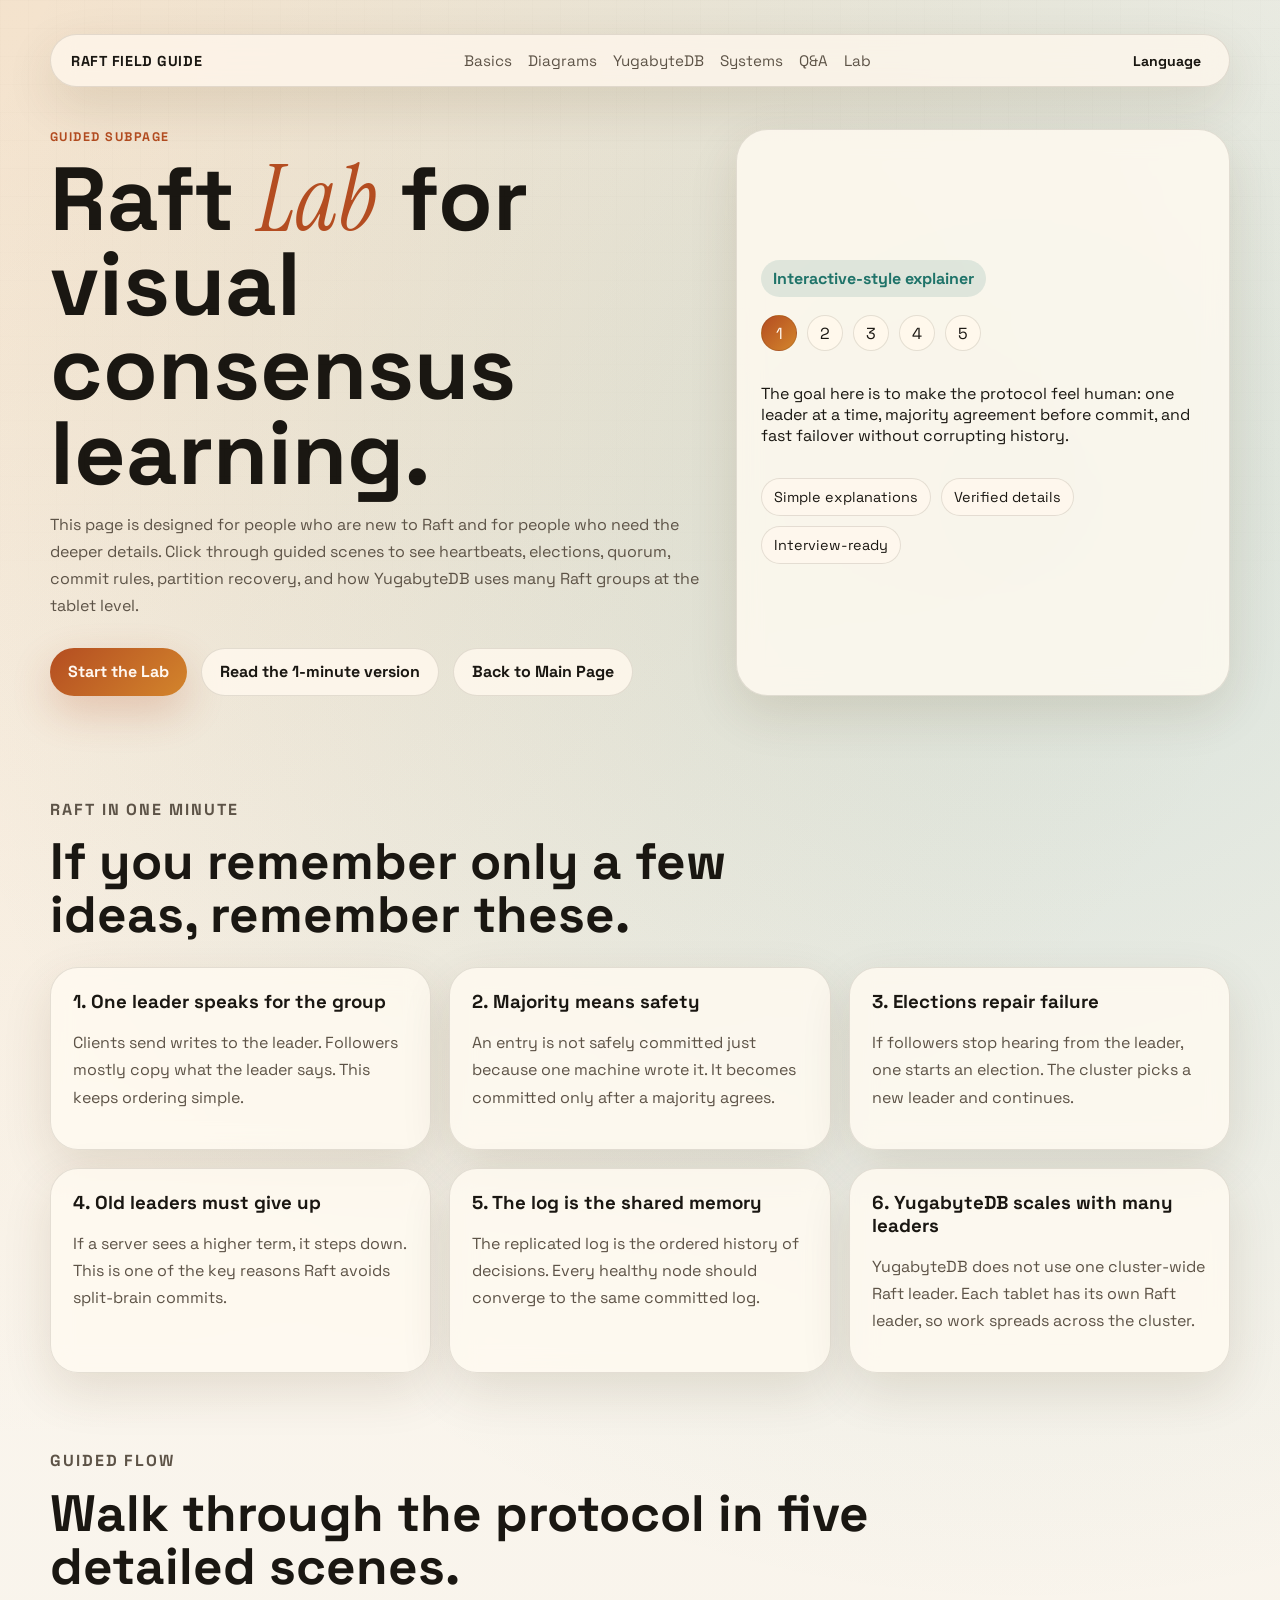
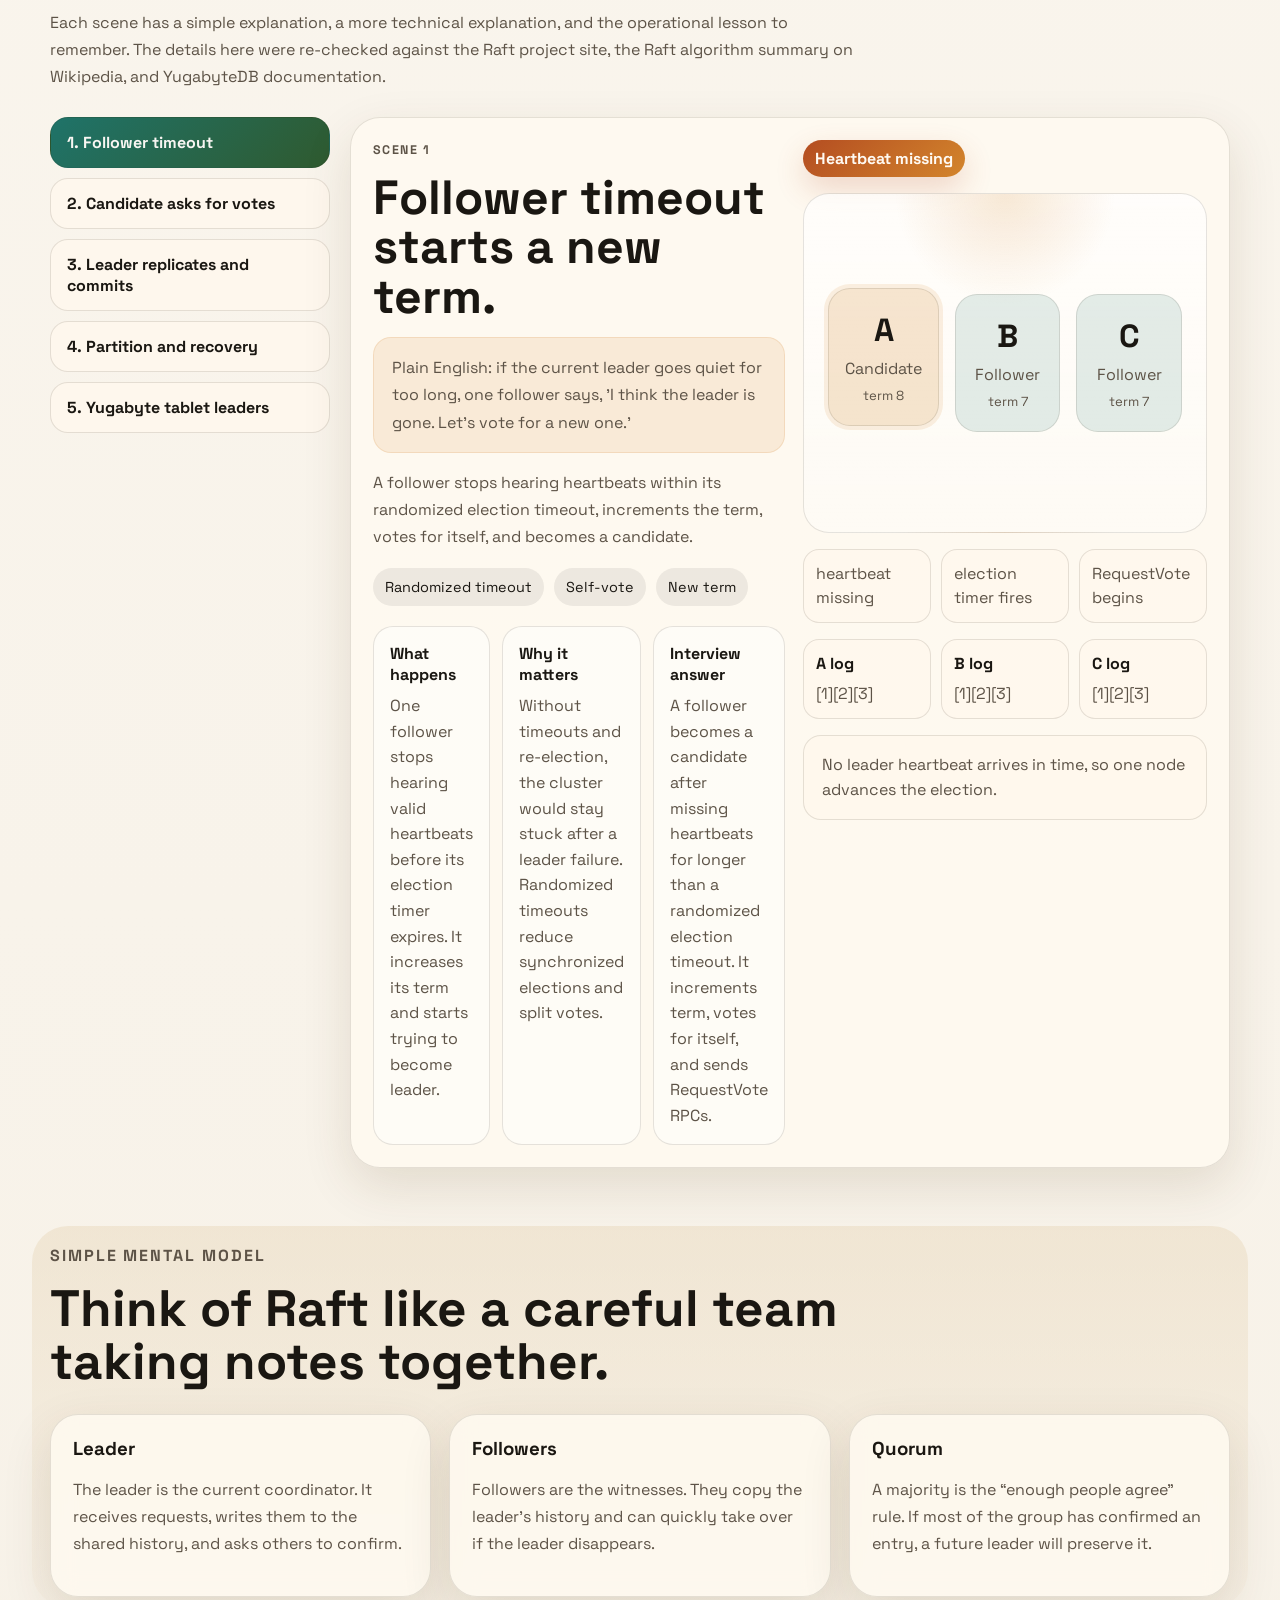
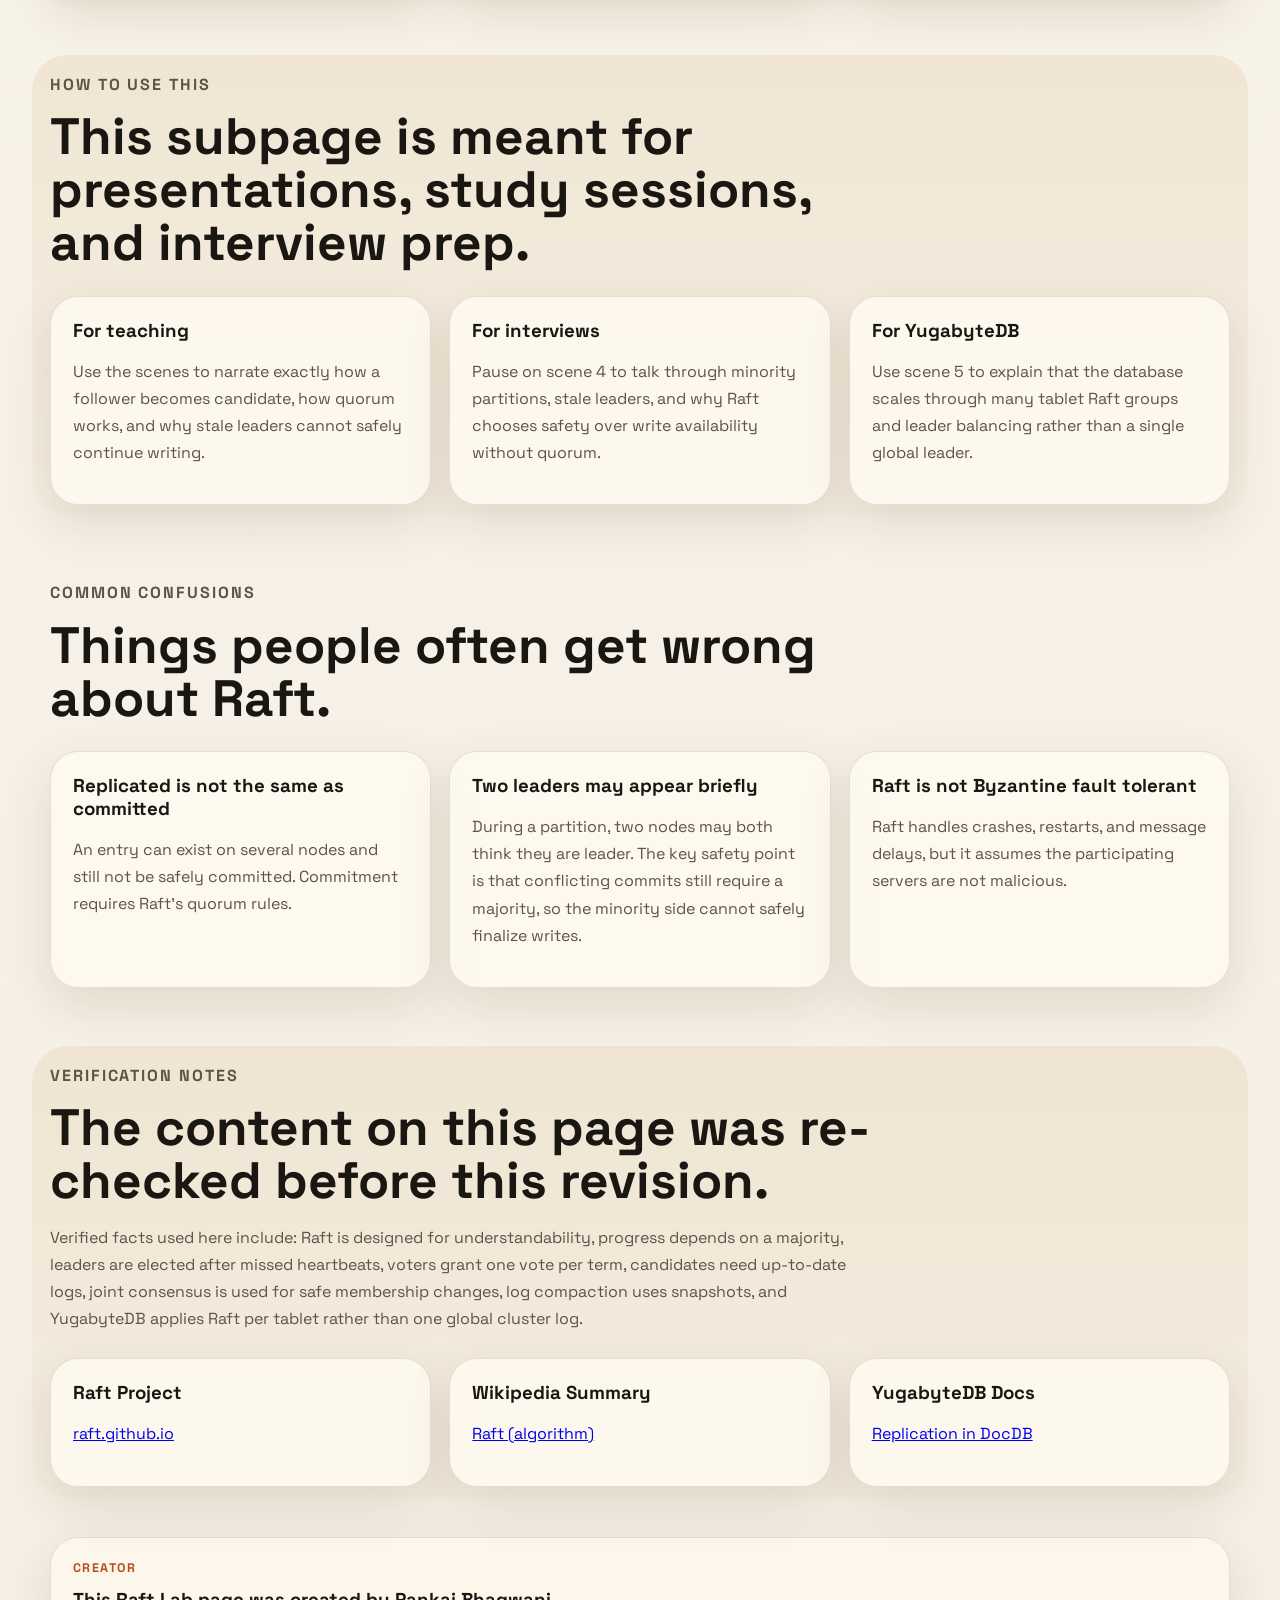
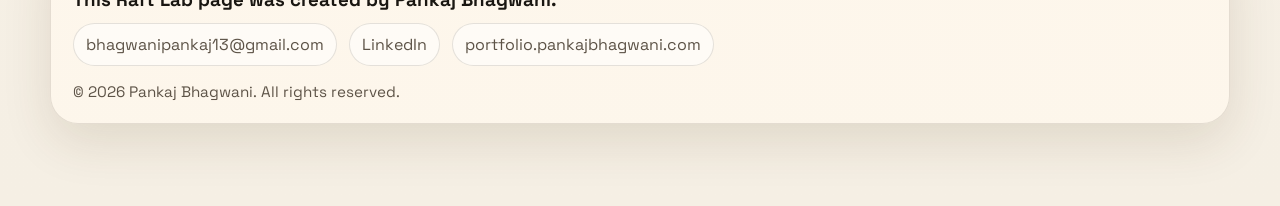
<file: raft-lab.html>
<!DOCTYPE html>
<html lang="en">
  <head>
    <meta charset="UTF-8" />
    <meta name="viewport" content="width=device-width, initial-scale=1.0" />
    <title>Raft Lab | Guided Explainer</title>
    <meta
      name="description"
      content="A guided Raft explainer subpage with step-by-step leader election and log replication scenes."
    />
    <link rel="preconnect" href="https://fonts.googleapis.com" />
    <link rel="preconnect" href="https://fonts.gstatic.com" crossorigin />
    <link
      href="https://fonts.googleapis.com/css2?family=Space+Grotesk:wght@400;500;700&family=Instrument+Serif:ital@0;1&display=swap"
      rel="stylesheet"
    />
    <link rel="stylesheet" href="./styles.css" />
    <link rel="stylesheet" href="./raft-lab.css" />
  </head>
  <body>
    <div class="page-shell lab-shell">
      <header class="hero lab-hero">
        <nav class="topbar">
          <a class="brand" href="./index.html">Raft Field Guide</a>
          <div class="topbar-links">
            <a href="./basics.html">Basics</a>
            <a href="./diagrams.html">Diagrams</a>
            <a href="./yugabyte.html">YugabyteDB</a>
            <a href="./systems.html">Systems</a>
            <a href="./questions.html">Q&amp;A</a>
            <a href="#lab">Lab</a>
          </div>
          <div class="language-box">
            <span>Language</span>
            <div id="google_translate_element"></div>
          </div>
        </nav>

        <div class="hero-grid">
          <div class="hero-copy">
            <p class="eyebrow">Guided Subpage</p>
            <h1>Raft <span>Lab</span> for visual consensus learning.</h1>
            <p class="hero-text">
              This page is designed for people who are new to Raft and for people
              who need the deeper details. Click through guided scenes to see
              heartbeats, elections, quorum, commit rules, partition recovery,
              and how YugabyteDB uses many Raft groups at the tablet level.
            </p>
            <div class="hero-actions">
              <a class="button button-primary" href="#lab">Start the Lab</a>
              <a class="button button-secondary" href="#one-minute">Read the 1-minute version</a>
              <a class="button button-secondary" href="./index.html">Back to Main Page</a>
            </div>
          </div>

          <div class="hero-panel lab-panel">
            <div class="status-ribbon">Interactive-style explainer</div>
            <div class="lab-mini-map">
              <span class="is-current">1</span>
              <span>2</span>
              <span>3</span>
              <span>4</span>
              <span>5</span>
            </div>
            <p>
              The goal here is to make the protocol feel human: one leader at a
              time, majority agreement before commit, and fast failover without
              corrupting history.
            </p>
            <div class="hero-badges">
              <span>Simple explanations</span>
              <span>Verified details</span>
              <span>Interview-ready</span>
            </div>
          </div>
        </div>
      </header>

      <main id="lab">
        <section class="section" id="one-minute">
          <div class="section-heading">
            <p class="kicker">Raft In One Minute</p>
            <h2>If you remember only a few ideas, remember these.</h2>
          </div>

          <div class="card-grid three-up">
            <article class="info-card">
              <h3>1. One leader speaks for the group</h3>
              <p>Clients send writes to the leader. Followers mostly copy what the leader says. This keeps ordering simple.</p>
            </article>
            <article class="info-card">
              <h3>2. Majority means safety</h3>
              <p>An entry is not safely committed just because one machine wrote it. It becomes committed only after a majority agrees.</p>
            </article>
            <article class="info-card">
              <h3>3. Elections repair failure</h3>
              <p>If followers stop hearing from the leader, one starts an election. The cluster picks a new leader and continues.</p>
            </article>
          </div>

          <div class="card-grid three-up simple-grid">
            <article class="info-card">
              <h3>4. Old leaders must give up</h3>
              <p>If a server sees a higher term, it steps down. This is one of the key reasons Raft avoids split-brain commits.</p>
            </article>
            <article class="info-card">
              <h3>5. The log is the shared memory</h3>
              <p>The replicated log is the ordered history of decisions. Every healthy node should converge to the same committed log.</p>
            </article>
            <article class="info-card">
              <h3>6. YugabyteDB scales with many leaders</h3>
              <p>YugabyteDB does not use one cluster-wide Raft leader. Each tablet has its own Raft leader, so work spreads across the cluster.</p>
            </article>
          </div>
        </section>

        <section class="section">
          <div class="section-heading">
            <p class="kicker">Guided Flow</p>
            <h2>Walk through the protocol in five detailed scenes.</h2>
            <p>
              Each scene has a simple explanation, a more technical explanation,
              and the operational lesson to remember. The details here were
              re-checked against the Raft project site, the Raft algorithm
              summary on Wikipedia, and YugabyteDB documentation.
            </p>
          </div>

          <div class="lab-layout" id="scenes">
            <aside class="scene-list">
              <button class="scene-tab is-active" data-scene="0">1. Follower timeout</button>
              <button class="scene-tab" data-scene="1">2. Candidate asks for votes</button>
              <button class="scene-tab" data-scene="2">3. Leader replicates and commits</button>
              <button class="scene-tab" data-scene="3">4. Partition and recovery</button>
              <button class="scene-tab" data-scene="4">5. Yugabyte tablet leaders</button>
            </aside>

            <section class="scene-stage">
              <div class="scene-copy">
                <p class="kicker" id="scene-kicker">Scene 1</p>
                <h2 id="scene-title">Follower timeout starts a new term.</h2>
                <p class="scene-simple" id="scene-simple">
                  Plain English: if the current leader goes quiet for too long,
                  one follower says, “I think the leader is gone. Let’s vote for
                  a new one.”
                </p>
                <p id="scene-description">
                  A follower stops hearing heartbeats within its randomized election
                  timeout, increments the term, votes for itself, and becomes a
                  candidate.
                </p>
                <div class="scene-facts" id="scene-facts">
                  <span>Randomized timeout</span>
                  <span>Self-vote</span>
                  <span>New term</span>
                </div>
                <div class="scene-detail-grid">
                  <article class="scene-detail-card">
                    <h3>What happens</h3>
                    <p id="scene-what-happens">
                      The follower starts a new election because it no longer
                      trusts that a current leader is alive.
                    </p>
                  </article>
                  <article class="scene-detail-card">
                    <h3>Why it matters</h3>
                    <p id="scene-why-matters">
                      Fast leader replacement improves availability, but the
                      random timeout reduces the chance that everyone starts an
                      election at the same moment.
                    </p>
                  </article>
                  <article class="scene-detail-card">
                    <h3>Interview answer</h3>
                    <p id="scene-interview">
                      Randomized election timeout helps resolve split votes and
                      stabilize leader selection.
                    </p>
                  </article>
                </div>
              </div>

              <div class="scene-visual">
                <div class="scene-banner" id="scene-banner">Heartbeat missing</div>
                <div class="lab-cluster" id="lab-cluster">
                  <div class="lab-node" data-node="A">
                    <strong>A</strong>
                    <span>Follower</span>
                    <small>term 7</small>
                  </div>
                  <div class="lab-node" data-node="B">
                    <strong>B</strong>
                    <span>Follower</span>
                    <small>term 7</small>
                  </div>
                  <div class="lab-node" data-node="C">
                    <strong>C</strong>
                    <span>Follower</span>
                    <small>term 7</small>
                  </div>
                </div>
                <div class="message-row" id="message-row">
                  <span>heartbeat missing</span>
                  <span>election timer fires</span>
                  <span>RequestVote begins</span>
                </div>
                <div class="log-strip" id="log-strip">
                  <div class="log-box">
                    <strong>A log</strong>
                    <span>[1][2][3]</span>
                  </div>
                  <div class="log-box">
                    <strong>B log</strong>
                    <span>[1][2][3]</span>
                  </div>
                  <div class="log-box">
                    <strong>C log</strong>
                    <span>[1][2][3]</span>
                  </div>
                </div>
                <div class="scene-caption" id="scene-caption">
                  No leader heartbeat arrives in time, so one node advances the election.
                </div>
              </div>
            </section>
          </div>
        </section>

        <section class="section accent-section">
          <div class="section-heading">
            <p class="kicker">Simple Mental Model</p>
            <h2>Think of Raft like a careful team taking notes together.</h2>
          </div>
          <div class="card-grid three-up">
            <article class="info-card">
              <h3>Leader</h3>
              <p>The leader is the current coordinator. It receives requests, writes them to the shared history, and asks others to confirm.</p>
            </article>
            <article class="info-card">
              <h3>Followers</h3>
              <p>Followers are the witnesses. They copy the leader’s history and can quickly take over if the leader disappears.</p>
            </article>
            <article class="info-card">
              <h3>Quorum</h3>
              <p>A majority is the “enough people agree” rule. If most of the group has confirmed an entry, a future leader will preserve it.</p>
            </article>
          </div>
        </section>

        <section class="section accent-section">
          <div class="section-heading">
            <p class="kicker">How To Use This</p>
            <h2>This subpage is meant for presentations, study sessions, and interview prep.</h2>
          </div>
          <div class="card-grid three-up">
            <article class="info-card">
              <h3>For teaching</h3>
              <p>Use the scenes to narrate exactly how a follower becomes candidate, how quorum works, and why stale leaders cannot safely continue writing.</p>
            </article>
            <article class="info-card">
              <h3>For interviews</h3>
              <p>Pause on scene 4 to talk through minority partitions, stale leaders, and why Raft chooses safety over write availability without quorum.</p>
            </article>
            <article class="info-card">
              <h3>For YugabyteDB</h3>
              <p>Use scene 5 to explain that the database scales through many tablet Raft groups and leader balancing rather than a single global leader.</p>
            </article>
          </div>
        </section>

        <section class="section">
          <div class="section-heading">
            <p class="kicker">Common Confusions</p>
            <h2>Things people often get wrong about Raft.</h2>
          </div>
          <div class="card-grid three-up">
            <article class="info-card">
              <h3>Replicated is not the same as committed</h3>
              <p>An entry can exist on several nodes and still not be safely committed. Commitment requires Raft’s quorum rules.</p>
            </article>
            <article class="info-card">
              <h3>Two leaders may appear briefly</h3>
              <p>During a partition, two nodes may both think they are leader. The key safety point is that conflicting commits still require a majority, so the minority side cannot safely finalize writes.</p>
            </article>
            <article class="info-card">
              <h3>Raft is not Byzantine fault tolerant</h3>
              <p>Raft handles crashes, restarts, and message delays, but it assumes the participating servers are not malicious.</p>
            </article>
          </div>
        </section>

        <section class="section accent-section">
          <div class="section-heading">
            <p class="kicker">Verification Notes</p>
            <h2>The content on this page was re-checked before this revision.</h2>
            <p>
              Verified facts used here include: Raft is designed for
              understandability, progress depends on a majority, leaders are
              elected after missed heartbeats, voters grant one vote per term,
              candidates need up-to-date logs, joint consensus is used for safe
              membership changes, log compaction uses snapshots, and YugabyteDB
              applies Raft per tablet rather than one global cluster log.
            </p>
          </div>
          <div class="card-grid three-up">
            <article class="info-card">
              <h3>Raft Project</h3>
              <p><a href="https://raft.github.io/" target="_blank" rel="noreferrer">raft.github.io</a></p>
            </article>
            <article class="info-card">
              <h3>Wikipedia Summary</h3>
              <p><a href="https://en.wikipedia.org/wiki/Raft_(algorithm)" target="_blank" rel="noreferrer">Raft (algorithm)</a></p>
            </article>
            <article class="info-card">
              <h3>YugabyteDB Docs</h3>
              <p><a href="https://docs.yugabyte.com/latest/architecture/docdb-replication/replication/" target="_blank" rel="noreferrer">Replication in DocDB</a></p>
            </article>
          </div>
        </section>
      </main>

      <footer class="site-footer">
        <div class="footer-card">
          <p class="kicker">Creator</p>
          <h3>This Raft Lab page was created by Pankaj Bhagwani.</h3>
          <div class="footer-links">
            <a href="mailto:bhagwanipankaj13@gmail.com">bhagwanipankaj13@gmail.com</a>
            <a href="https://www.linkedin.com/in/pankaj-bhagwani/" target="_blank" rel="noreferrer">LinkedIn</a>
            <a href="https://portfolio.pankajbhagwani.com/" target="_blank" rel="noreferrer">portfolio.pankajbhagwani.com</a>
          </div>
          <div class="copyright-line">&copy; 2026 Pankaj Bhagwani. All rights reserved.</div>
        </div>
      </footer>
    </div>

    <script src="./raft-lab.js"></script>
    <script src="./translate.js"></script>
    <script src="//translate.google.com/translate_a/element.js?cb=googleTranslateElementInit"></script>
  </body>
</html>
</file>
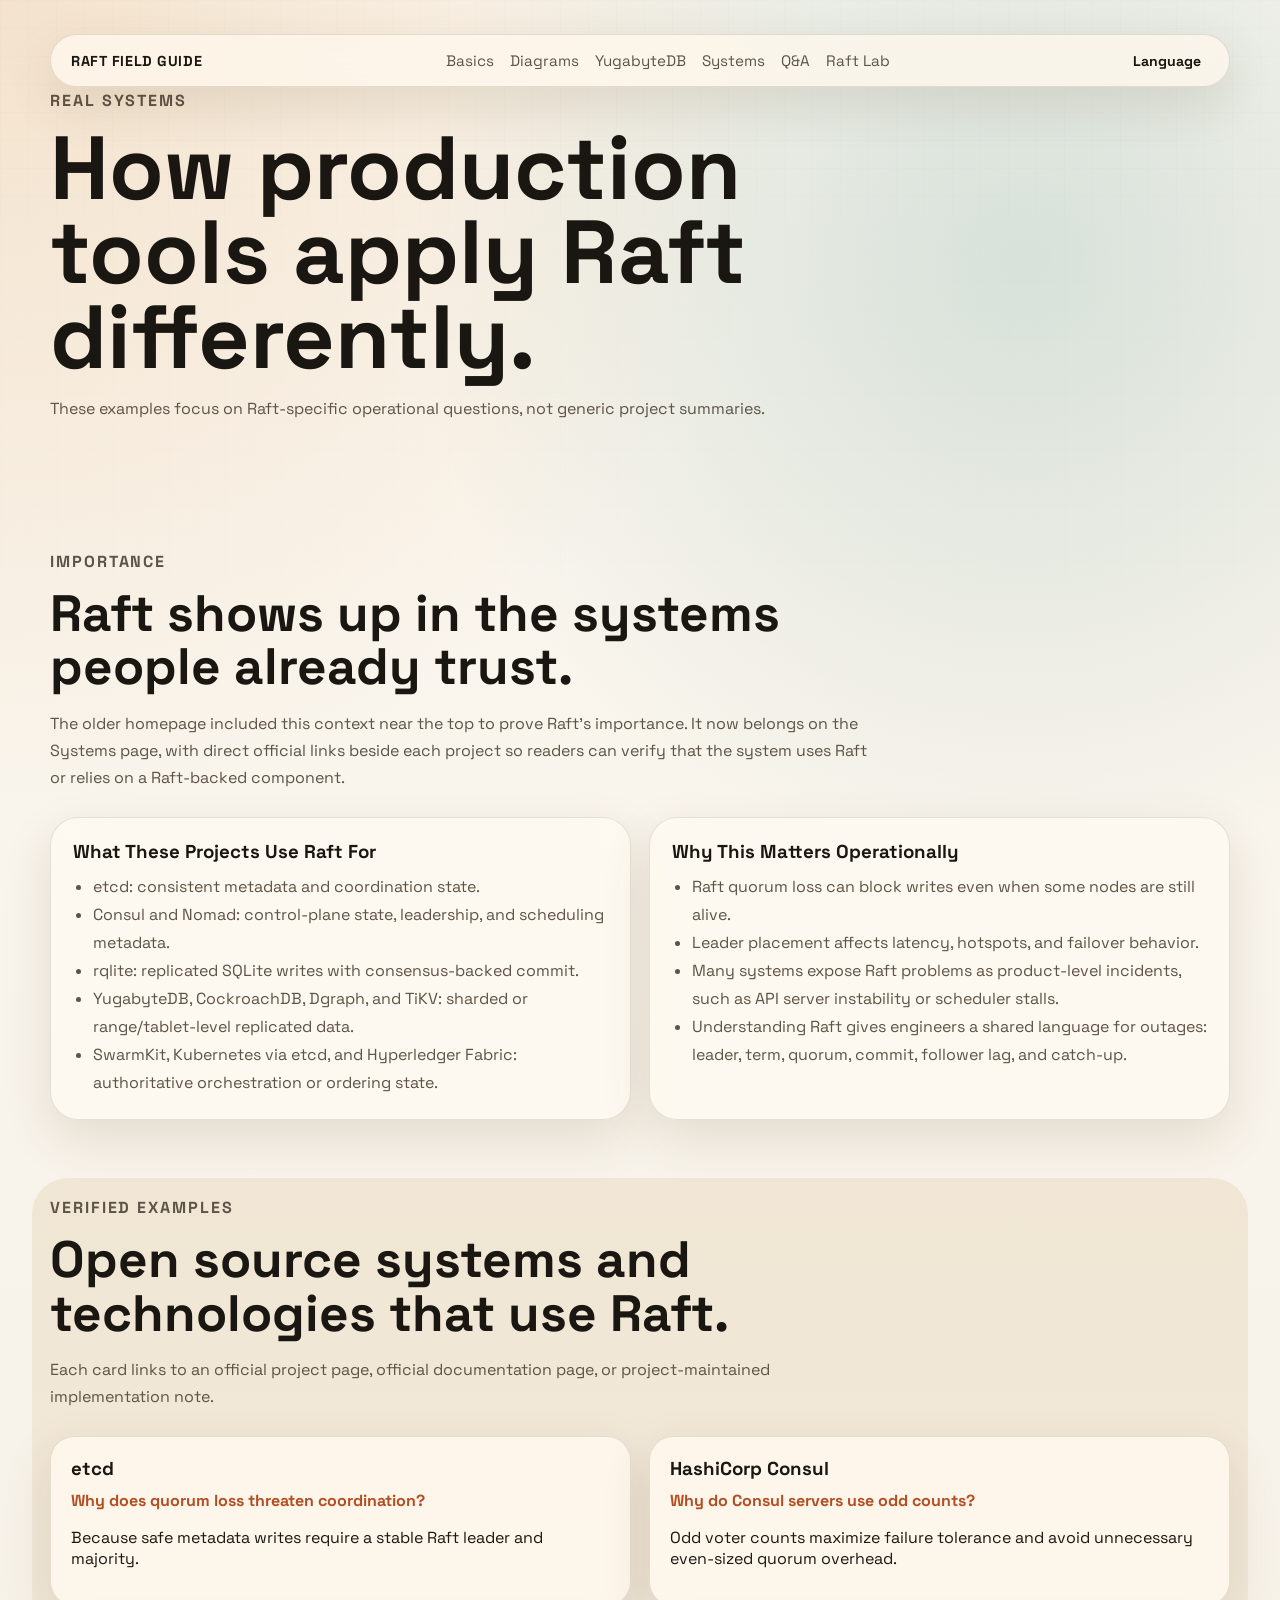
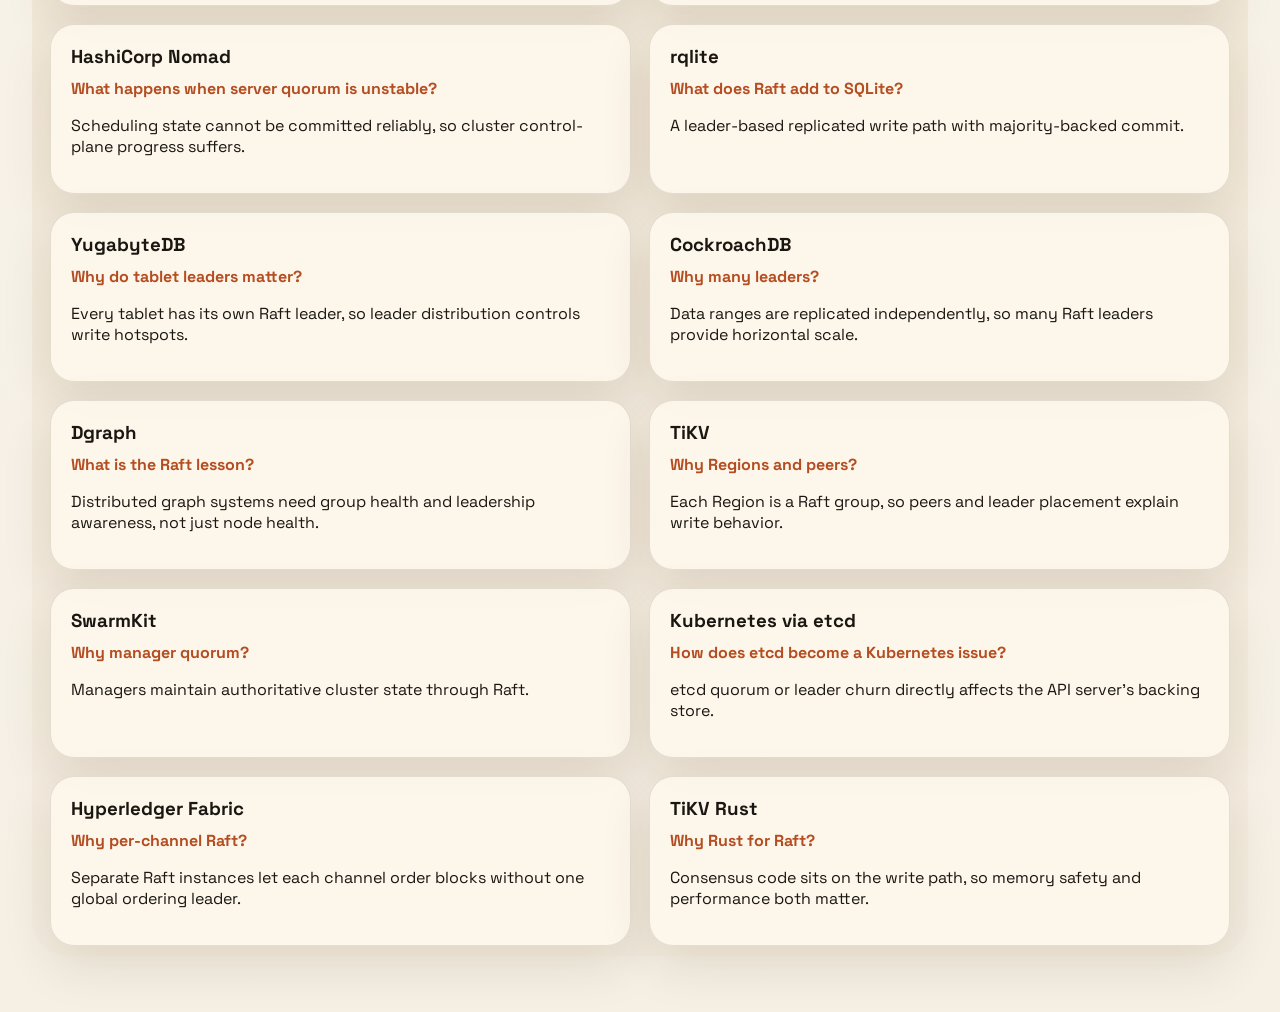
<file: systems.html>
<!DOCTYPE html>
<html lang="en">
  <head>
    <meta charset="UTF-8" />
    <meta name="viewport" content="width=device-width, initial-scale=1.0" />
    <title>Systems That Use Raft</title>
    <link rel="preconnect" href="https://fonts.googleapis.com" />
    <link rel="preconnect" href="https://fonts.gstatic.com" crossorigin />
    <link href="https://fonts.googleapis.com/css2?family=Space+Grotesk:wght@400;500;700&family=Instrument+Serif:ital@0;1&display=swap" rel="stylesheet" />
    <link rel="stylesheet" href="./styles.css" />
  </head>
  <body>
    <div class="page-shell">
      <header class="hero">
        <nav class="topbar">
          <a class="brand" href="./index.html">Raft Field Guide</a>
          <div class="topbar-links"><a href="./basics.html">Basics</a><a href="./diagrams.html">Diagrams</a><a href="./yugabyte.html">YugabyteDB</a><a href="./systems.html">Systems</a><a href="./questions.html">Q&amp;A</a><a href="./raft-lab.html">Raft Lab</a></div>
          <div class="language-box"><span>Language</span><div id="google_translate_element"></div></div>
        </nav>
        <div class="section-heading page-hero-heading">
          <p class="kicker">Real Systems</p>
          <h1>How production tools apply Raft differently.</h1>
          <p>These examples focus on Raft-specific operational questions, not generic project summaries.</p>
        </div>
      </header>
      <main>
        <section class="section">
          <div class="section-heading">
            <p class="kicker">Importance</p>
            <h2>Raft shows up in the systems people already trust.</h2>
            <p>
              The older homepage included this context near the top to prove
              Raft's importance. It now belongs on the Systems page, with direct
              official links beside each project so readers can verify that the
              system uses Raft or relies on a Raft-backed component.
            </p>
          </div>
          <div class="split-layout">
            <article class="panel">
              <h3>What These Projects Use Raft For</h3>
              <ul class="check-list">
                <li>etcd: consistent metadata and coordination state.</li>
                <li>Consul and Nomad: control-plane state, leadership, and scheduling metadata.</li>
                <li>rqlite: replicated SQLite writes with consensus-backed commit.</li>
                <li>YugabyteDB, CockroachDB, Dgraph, and TiKV: sharded or range/tablet-level replicated data.</li>
                <li>SwarmKit, Kubernetes via etcd, and Hyperledger Fabric: authoritative orchestration or ordering state.</li>
              </ul>
            </article>
            <article class="panel">
              <h3>Why This Matters Operationally</h3>
              <ul class="check-list">
                <li>Raft quorum loss can block writes even when some nodes are still alive.</li>
                <li>Leader placement affects latency, hotspots, and failover behavior.</li>
                <li>Many systems expose Raft problems as product-level incidents, such as API server instability or scheduler stalls.</li>
                <li>Understanding Raft gives engineers a shared language for outages: leader, term, quorum, commit, follower lag, and catch-up.</li>
              </ul>
            </article>
          </div>
        </section>

        <section class="section accent-section">
          <div class="section-heading">
            <p class="kicker">Verified Examples</p>
            <h2>Open source systems and technologies that use Raft.</h2>
            <p>
              Each card links to an official project page, official
              documentation page, or project-maintained implementation note.
            </p>
          </div>
          <div class="systems-grid">
            <article class="system-card"><h3><a href="https://github.com/etcd-io/etcd">etcd</a></h3><p class="system-question">Why does quorum loss threaten coordination?</p><p>Because safe metadata writes require a stable Raft leader and majority.</p></article>
            <article class="system-card"><h3><a href="https://developer.hashicorp.com/consul/docs/concept/consensus">HashiCorp Consul</a></h3><p class="system-question">Why do Consul servers use odd counts?</p><p>Odd voter counts maximize failure tolerance and avoid unnecessary even-sized quorum overhead.</p></article>
            <article class="system-card"><h3><a href="https://developer.hashicorp.com/nomad/docs/architecture/cluster/consensus">HashiCorp Nomad</a></h3><p class="system-question">What happens when server quorum is unstable?</p><p>Scheduling state cannot be committed reliably, so cluster control-plane progress suffers.</p></article>
            <article class="system-card"><h3><a href="https://rqlite.io/docs/design/">rqlite</a></h3><p class="system-question">What does Raft add to SQLite?</p><p>A leader-based replicated write path with majority-backed commit.</p></article>
            <article class="system-card"><h3><a href="https://www.yugabyte.com/key-concepts/raft-consensus-algorithm/">YugabyteDB</a></h3><p class="system-question">Why do tablet leaders matter?</p><p>Every tablet has its own Raft leader, so leader distribution controls write hotspots.</p></article>
            <article class="system-card"><h3><a href="https://www.cockroachlabs.com/resources/the-raft-protocol-explained-via-sql-database-cockroachdb-consensus-protocol/">CockroachDB</a></h3><p class="system-question">Why many leaders?</p><p>Data ranges are replicated independently, so many Raft leaders provide horizontal scale.</p></article>
            <article class="system-card"><h3><a href="https://docs.dgraph.io/design-concepts/raft/">Dgraph</a></h3><p class="system-question">What is the Raft lesson?</p><p>Distributed graph systems need group health and leadership awareness, not just node health.</p></article>
            <article class="system-card"><h3><a href="https://tikv.org/docs/4.0/concepts/architecture/">TiKV</a></h3><p class="system-question">Why Regions and peers?</p><p>Each Region is a Raft group, so peers and leader placement explain write behavior.</p></article>
            <article class="system-card"><h3><a href="https://github.com/moby/swarmkit">SwarmKit</a></h3><p class="system-question">Why manager quorum?</p><p>Managers maintain authoritative cluster state through Raft.</p></article>
            <article class="system-card"><h3><a href="https://kubernetes.io/docs/tasks/administer-cluster/configure-upgrade-etcd/">Kubernetes via etcd</a></h3><p class="system-question">How does etcd become a Kubernetes issue?</p><p>etcd quorum or leader churn directly affects the API server's backing store.</p></article>
            <article class="system-card"><h3><a href="https://hyperledger-fabric.readthedocs.io/en/latest/orderer/ordering_service.html">Hyperledger Fabric</a></h3><p class="system-question">Why per-channel Raft?</p><p>Separate Raft instances let each channel order blocks without one global ordering leader.</p></article>
            <article class="system-card"><h3><a href="https://tikv.org/blog/implement-raft-in-rust/">TiKV Rust</a></h3><p class="system-question">Why Rust for Raft?</p><p>Consensus code sits on the write path, so memory safety and performance both matter.</p></article>
          </div>
        </section>
      </main>
    </div>
    <script src="./translate.js"></script>
    <script src="//translate.google.com/translate_a/element.js?cb=googleTranslateElementInit"></script>
  </body>
</html>
</file>
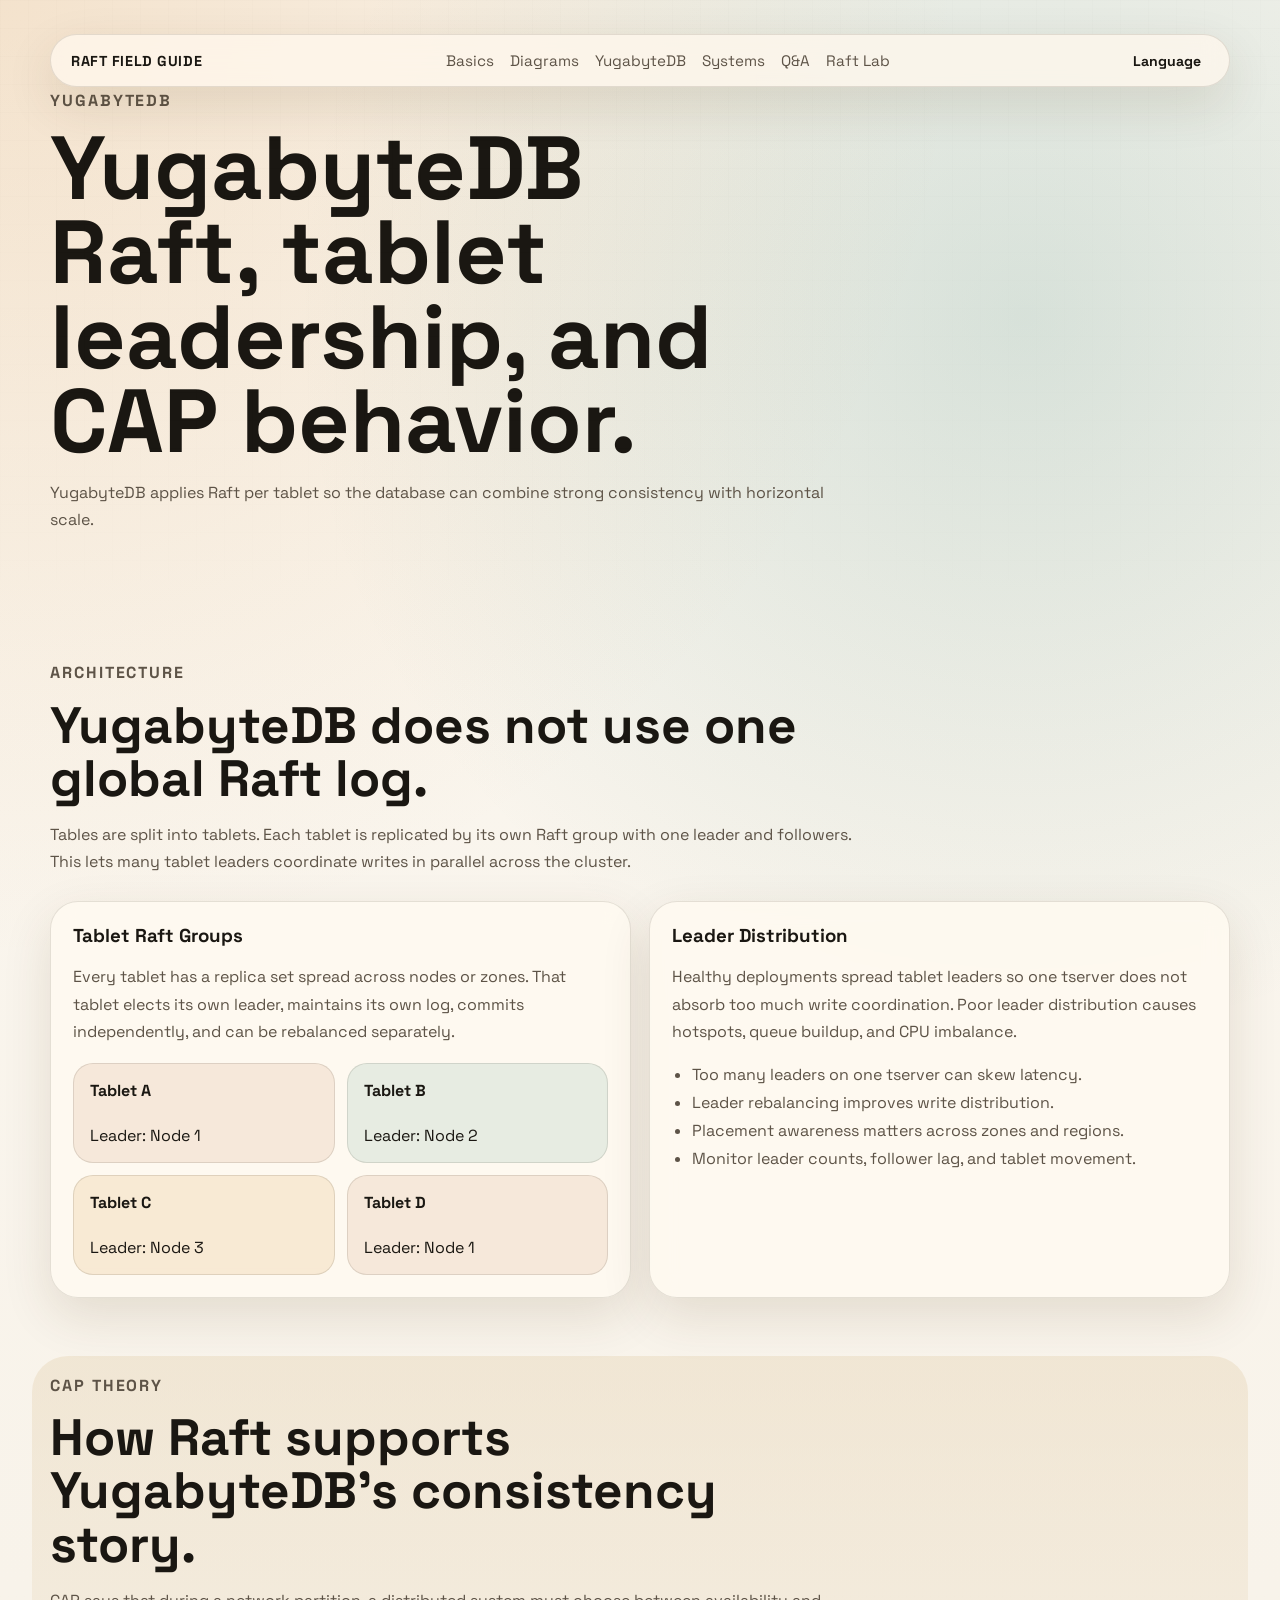
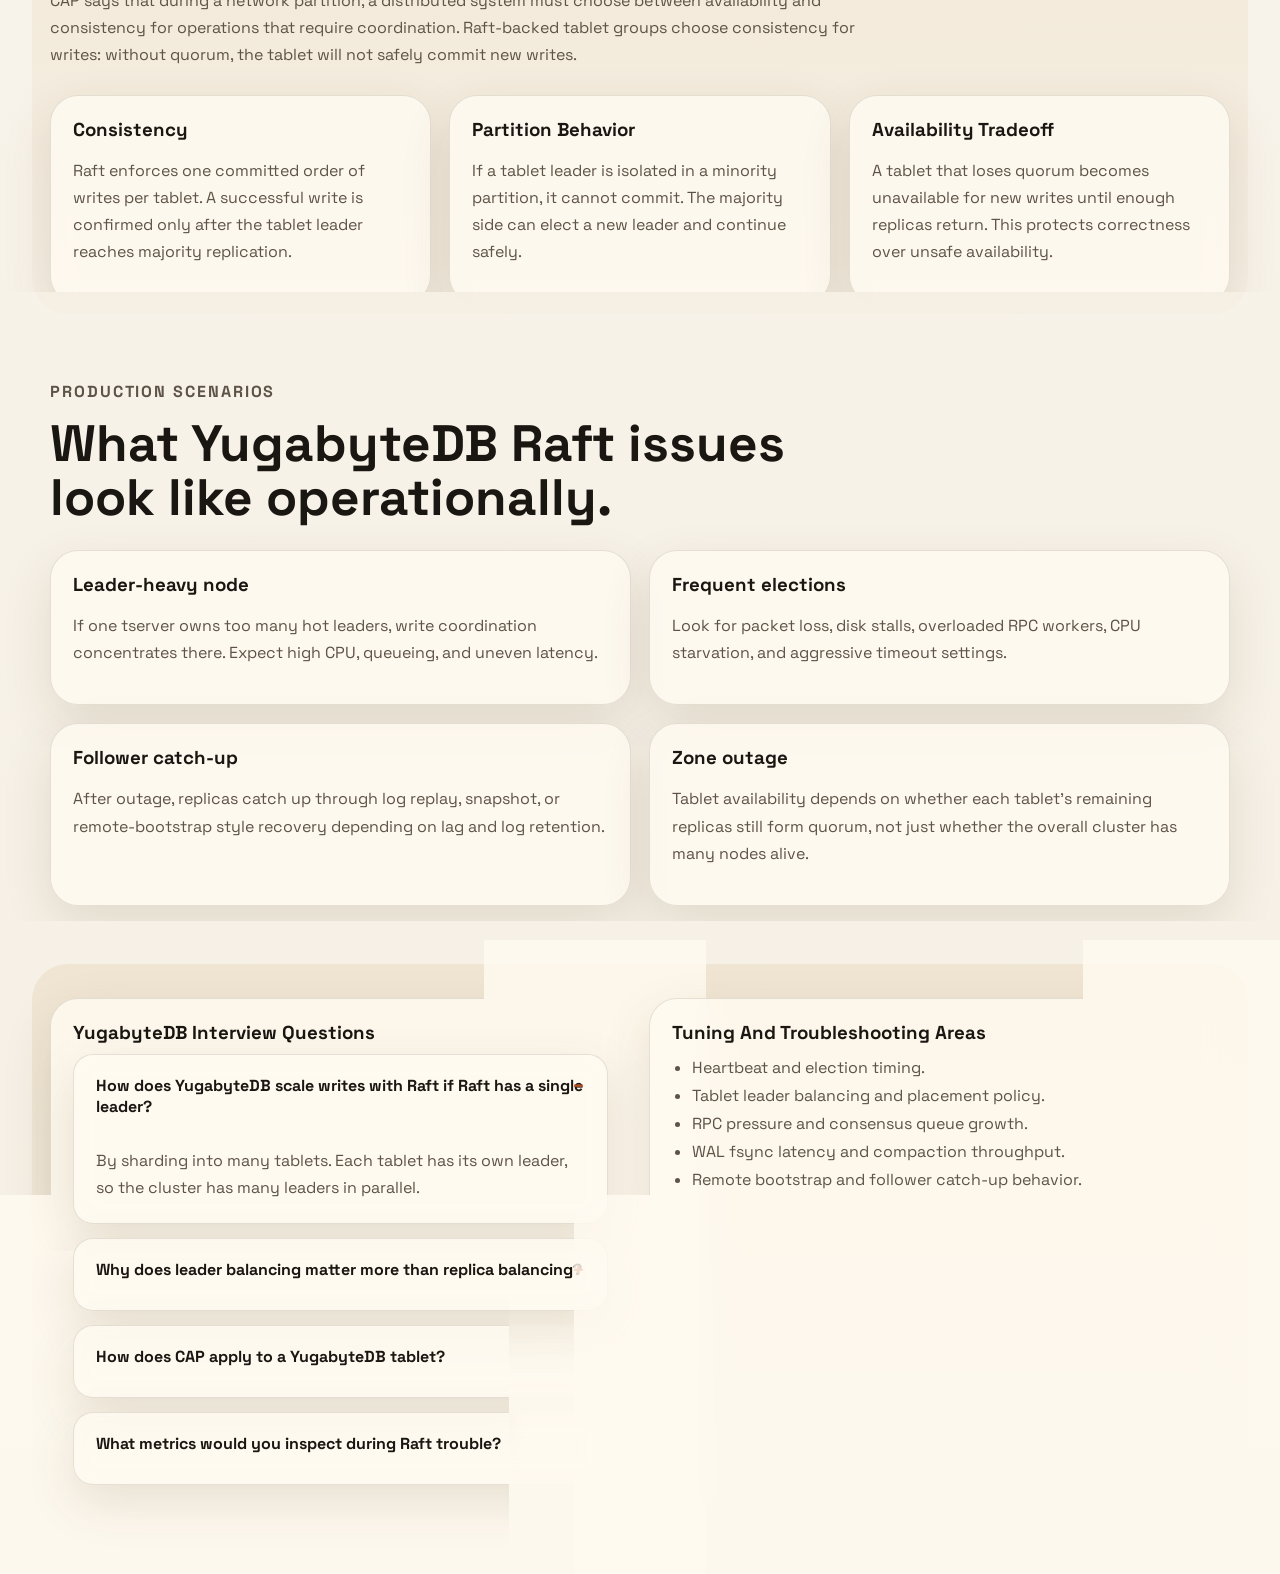
<file: yugabyte.html>
<!DOCTYPE html>
<html lang="en">
  <head>
    <meta charset="UTF-8" />
    <meta name="viewport" content="width=device-width, initial-scale=1.0" />
    <title>YugabyteDB Raft Architecture</title>
    <link rel="preconnect" href="https://fonts.googleapis.com" />
    <link rel="preconnect" href="https://fonts.gstatic.com" crossorigin />
    <link href="https://fonts.googleapis.com/css2?family=Space+Grotesk:wght@400;500;700&family=Instrument+Serif:ital@0;1&display=swap" rel="stylesheet" />
    <link rel="stylesheet" href="./styles.css" />
  </head>
  <body>
    <div class="page-shell">
      <header class="hero">
        <nav class="topbar">
          <a class="brand" href="./index.html">Raft Field Guide</a>
          <div class="topbar-links"><a href="./basics.html">Basics</a><a href="./diagrams.html">Diagrams</a><a href="./yugabyte.html">YugabyteDB</a><a href="./systems.html">Systems</a><a href="./questions.html">Q&amp;A</a><a href="./raft-lab.html">Raft Lab</a></div>
          <div class="language-box"><span>Language</span><div id="google_translate_element"></div></div>
        </nav>
        <div class="section-heading page-hero-heading">
          <p class="kicker">YugabyteDB</p>
          <h1>YugabyteDB Raft, tablet leadership, and CAP behavior.</h1>
          <p>YugabyteDB applies Raft per tablet so the database can combine strong consistency with horizontal scale.</p>
        </div>
      </header>
      <main>
        <section class="section">
          <div class="section-heading"><p class="kicker">Architecture</p><h2>YugabyteDB does not use one global Raft log.</h2><p>Tables are split into tablets. Each tablet is replicated by its own Raft group with one leader and followers. This lets many tablet leaders coordinate writes in parallel across the cluster.</p></div>
          <div class="split-layout">
            <article class="panel"><h3>Tablet Raft Groups</h3><p>Every tablet has a replica set spread across nodes or zones. That tablet elects its own leader, maintains its own log, commits independently, and can be rebalanced separately.</p><div class="tablet-board"><div class="tablet tablet-a"><strong>Tablet A</strong><span>Leader: Node 1</span></div><div class="tablet tablet-b"><strong>Tablet B</strong><span>Leader: Node 2</span></div><div class="tablet tablet-c"><strong>Tablet C</strong><span>Leader: Node 3</span></div><div class="tablet tablet-d"><strong>Tablet D</strong><span>Leader: Node 1</span></div></div></article>
            <article class="panel"><h3>Leader Distribution</h3><p>Healthy deployments spread tablet leaders so one tserver does not absorb too much write coordination. Poor leader distribution causes hotspots, queue buildup, and CPU imbalance.</p><ul class="check-list"><li>Too many leaders on one tserver can skew latency.</li><li>Leader rebalancing improves write distribution.</li><li>Placement awareness matters across zones and regions.</li><li>Monitor leader counts, follower lag, and tablet movement.</li></ul></article>
          </div>
        </section>

        <section class="section accent-section">
          <div class="section-heading"><p class="kicker">CAP Theory</p><h2>How Raft supports YugabyteDB's consistency story.</h2><p>CAP says that during a network partition, a distributed system must choose between availability and consistency for operations that require coordination. Raft-backed tablet groups choose consistency for writes: without quorum, the tablet will not safely commit new writes.</p></div>
          <div class="card-grid three-up">
            <article class="info-card"><h3>Consistency</h3><p>Raft enforces one committed order of writes per tablet. A successful write is confirmed only after the tablet leader reaches majority replication.</p></article>
            <article class="info-card"><h3>Partition Behavior</h3><p>If a tablet leader is isolated in a minority partition, it cannot commit. The majority side can elect a new leader and continue safely.</p></article>
            <article class="info-card"><h3>Availability Tradeoff</h3><p>A tablet that loses quorum becomes unavailable for new writes until enough replicas return. This protects correctness over unsafe availability.</p></article>
          </div>
        </section>

        <section class="section">
          <div class="section-heading"><p class="kicker">Production Scenarios</p><h2>What YugabyteDB Raft issues look like operationally.</h2></div>
          <div class="scenario-grid">
            <article class="scenario-card"><h3>Leader-heavy node</h3><p>If one tserver owns too many hot leaders, write coordination concentrates there. Expect high CPU, queueing, and uneven latency.</p></article>
            <article class="scenario-card"><h3>Frequent elections</h3><p>Look for packet loss, disk stalls, overloaded RPC workers, CPU starvation, and aggressive timeout settings.</p></article>
            <article class="scenario-card"><h3>Follower catch-up</h3><p>After outage, replicas catch up through log replay, snapshot, or remote-bootstrap style recovery depending on lag and log retention.</p></article>
            <article class="scenario-card"><h3>Zone outage</h3><p>Tablet availability depends on whether each tablet's remaining replicas still form quorum, not just whether the overall cluster has many nodes alive.</p></article>
          </div>
        </section>

        <section class="section accent-section">
          <div class="split-layout">
            <article class="panel"><h3>YugabyteDB Interview Questions</h3><div class="faq-list nested-faq-list"><details class="faq-item" open><summary>How does YugabyteDB scale writes with Raft if Raft has a single leader?</summary><p>By sharding into many tablets. Each tablet has its own leader, so the cluster has many leaders in parallel.</p></details><details class="faq-item"><summary>Why does leader balancing matter more than replica balancing?</summary><p>Replica balancing spreads storage. Leader balancing spreads write coordination work.</p></details><details class="faq-item"><summary>How does CAP apply to a YugabyteDB tablet?</summary><p>During a partition, a tablet needs quorum to preserve consistency. Without quorum it should reject or stall writes instead of risking divergence.</p></details><details class="faq-item"><summary>What metrics would you inspect during Raft trouble?</summary><p>Leader changes, vote requests, replication latency, under-replicated tablets, follower lag, disk latency, and CPU saturation.</p></details></div></article>
            <article class="panel"><h3>Tuning And Troubleshooting Areas</h3><ul class="check-list"><li>Heartbeat and election timing.</li><li>Tablet leader balancing and placement policy.</li><li>RPC pressure and consensus queue growth.</li><li>WAL fsync latency and compaction throughput.</li><li>Remote bootstrap and follower catch-up behavior.</li></ul></article>
          </div>
        </section>
      </main>
    </div>
    <script src="./translate.js"></script>
    <script src="//translate.google.com/translate_a/element.js?cb=googleTranslateElementInit"></script>
  </body>
</html>
</file>
<file: styles.css>
:root {
  --bg: #f5efe4;
  --bg-strong: #eadbc1;
  --surface: rgba(255, 250, 241, 0.82);
  --surface-strong: #fff8ed;
  --ink: #1a1712;
  --muted: #5d5347;
  --line: rgba(47, 38, 23, 0.12);
  --gold: #d3852c;
  --rust: #b44d21;
  --teal: #1f7369;
  --forest: #2f5a2f;
  --danger: #8d2e2c;
  --shadow: 0 18px 50px rgba(77, 49, 12, 0.12);
  --radius-lg: 28px;
  --radius-md: 20px;
  --radius-sm: 14px;
}

* {
  box-sizing: border-box;
}

html {
  scroll-behavior: smooth;
}

body {
  margin: 0;
  font-family: "Space Grotesk", sans-serif;
  color: var(--ink);
  background:
    radial-gradient(circle at top left, rgba(211, 133, 44, 0.18), transparent 28%),
    radial-gradient(circle at 80% 10%, rgba(31, 115, 105, 0.16), transparent 24%),
    linear-gradient(180deg, #fbf7f0 0%, var(--bg) 100%);
}

body::before {
  content: "";
  position: fixed;
  inset: 0;
  pointer-events: none;
  background-image:
    linear-gradient(rgba(0, 0, 0, 0.025) 1px, transparent 1px),
    linear-gradient(90deg, rgba(0, 0, 0, 0.025) 1px, transparent 1px);
  background-size: 28px 28px;
  mask-image: linear-gradient(180deg, rgba(0, 0, 0, 0.35), transparent 85%);
}

.page-shell {
  width: min(1180px, calc(100% - 32px));
  margin: 0 auto;
  padding-bottom: 56px;
}

.hero {
  padding: 22px 0 36px;
}

.topbar {
  display: flex;
  justify-content: space-between;
  align-items: center;
  gap: 16px;
  padding: 16px 20px;
  margin-top: 12px;
  background: rgba(255, 248, 237, 0.76);
  border: 1px solid var(--line);
  border-radius: 999px;
  backdrop-filter: blur(12px);
  box-shadow: var(--shadow);
}

.brand {
  text-decoration: none;
  color: var(--ink);
  font-weight: 700;
  letter-spacing: 0.04em;
  text-transform: uppercase;
  font-size: 0.9rem;
}

.topbar-links {
  display: flex;
  gap: 16px;
  flex-wrap: wrap;
}

.topbar-links a {
  color: var(--muted);
  text-decoration: none;
  font-size: 0.95rem;
}

.language-box {
  display: flex;
  align-items: center;
  gap: 8px;
  color: var(--muted);
  font-size: 0.88rem;
}

.language-box span {
  font-weight: 700;
  color: var(--ink);
}

.language-box select {
  max-width: 150px;
  border-radius: 999px;
  border: 1px solid var(--line);
  background: rgba(255, 248, 237, 0.9);
  color: var(--ink);
  padding: 6px 8px;
}

.hero-grid {
  display: grid;
  grid-template-columns: 1.2fr 0.9fr;
  gap: 28px;
  align-items: center;
  padding-top: 42px;
}

.eyebrow,
.kicker {
  margin: 0 0 12px;
  color: var(--rust);
  font-weight: 700;
  text-transform: uppercase;
  letter-spacing: 0.12em;
  font-size: 0.78rem;
}

.hero h1 {
  margin: 0;
  font-size: clamp(2.9rem, 7vw, 5.8rem);
  line-height: 0.94;
  font-weight: 700;
  max-width: 12ch;
}

.hero h1 span,
.section-heading h2 span {
  font-family: "Instrument Serif", serif;
  font-style: italic;
  font-weight: 400;
  color: var(--rust);
}

.hero-link {
  font-family: "Instrument Serif", serif;
  font-style: italic;
  font-weight: 400;
  color: var(--rust);
  text-decoration: none;
}

.hero-link:hover {
  text-decoration: underline;
}

.hero-text,
.section-heading p,
.info-card p,
.panel p,
.scenario-card p,
.faq-item p,
.diagram-copy p,
.quote-strip {
  color: var(--muted);
  line-height: 1.7;
  font-size: 1rem;
}

.hero-actions {
  display: flex;
  gap: 14px;
  flex-wrap: wrap;
  margin-top: 28px;
}

.button {
  display: inline-flex;
  align-items: center;
  justify-content: center;
  min-height: 48px;
  padding: 0 18px;
  border-radius: 999px;
  text-decoration: none;
  font-weight: 700;
  transition: transform 180ms ease, box-shadow 180ms ease, background 180ms ease;
}

.button:hover,
.filter-pill:hover,
summary:hover {
  transform: translateY(-2px);
}

.button-primary {
  background: linear-gradient(135deg, var(--rust), var(--gold));
  color: #fff8f1;
  box-shadow: 0 16px 40px rgba(180, 77, 33, 0.24);
}

.button-secondary {
  background: rgba(255, 248, 237, 0.84);
  color: var(--ink);
  border: 1px solid var(--line);
}

.hero-panel,
.panel,
.info-card,
.diagram-card,
.scenario-card,
.faq-item {
  border: 1px solid var(--line);
  background: var(--surface);
  backdrop-filter: blur(12px);
  box-shadow: var(--shadow);
}

.hero-panel {
  border-radius: 32px;
  padding: 24px;
}

.cluster-card {
  border-radius: 24px;
  background:
    linear-gradient(180deg, rgba(255, 255, 255, 0.52), rgba(255, 255, 255, 0.18)),
    linear-gradient(135deg, rgba(211, 133, 44, 0.12), rgba(31, 115, 105, 0.12));
  padding: 22px;
}

.cluster-label {
  display: inline-flex;
  padding: 8px 12px;
  background: rgba(26, 23, 18, 0.08);
  border-radius: 999px;
  font-size: 0.82rem;
  margin-bottom: 22px;
}

.cluster-visual {
  display: grid;
  grid-template-columns: repeat(3, 1fr);
  gap: 18px;
}

.node {
  min-height: 126px;
  border-radius: 22px;
  padding: 18px;
  display: flex;
  flex-direction: column;
  justify-content: center;
  align-items: center;
  border: 1px solid rgba(0, 0, 0, 0.08);
}

.node-name {
  font-size: 2rem;
  font-weight: 700;
}

.node-role {
  margin-top: 10px;
  color: var(--muted);
}

.node-leader {
  background: linear-gradient(180deg, rgba(180, 77, 33, 0.16), rgba(180, 77, 33, 0.06));
}

.node-follower {
  background: linear-gradient(180deg, rgba(31, 115, 105, 0.14), rgba(31, 115, 105, 0.05));
}

.pulse-lines {
  display: flex;
  gap: 20px;
  justify-content: center;
  margin: 18px 0 14px;
}

.pulse-lines span {
  width: 84px;
  height: 2px;
  background: linear-gradient(90deg, transparent, var(--gold), transparent);
  animation: pulse 2.4s infinite ease-in-out;
}

.pulse-lines span:last-child {
  animation-delay: 0.35s;
}

.cluster-notes {
  display: grid;
  grid-template-columns: repeat(3, 1fr);
  gap: 12px;
  font-size: 0.9rem;
  color: var(--muted);
}

.section {
  padding: 64px 0 10px;
}

.accent-section {
  position: relative;
}

.accent-section::before {
  content: "";
  position: absolute;
  inset: 48px -18px 0;
  background: linear-gradient(180deg, rgba(234, 219, 193, 0.54), rgba(234, 219, 193, 0.12));
  border-radius: 36px;
  z-index: -1;
}

.section-heading {
  max-width: 820px;
  margin-bottom: 26px;
}

.section-heading h2 {
  margin: 0 0 10px;
  font-size: clamp(2rem, 4vw, 3.4rem);
  line-height: 1.04;
}

.card-grid {
  display: grid;
  gap: 18px;
}

.page-card {
  border: 1px solid var(--line);
  background: var(--surface);
  backdrop-filter: blur(12px);
  box-shadow: var(--shadow);
  border-radius: var(--radius-lg);
  padding: 22px;
  text-decoration: none;
  color: var(--ink);
  transition: transform 180ms ease, background 180ms ease;
}

.page-card:hover {
  transform: translateY(-4px);
  background: rgba(255, 248, 237, 0.95);
}

.page-card span {
  display: inline-flex;
  margin-bottom: 16px;
  padding: 8px 10px;
  border-radius: 999px;
  background: rgba(180, 77, 33, 0.12);
  color: var(--rust);
  font-weight: 700;
}

.page-card h3 {
  margin: 0 0 10px;
}

.page-card p {
  color: var(--muted);
  line-height: 1.7;
  margin: 0;
}

.home-page #diagrams,
.home-page #importance,
.home-page #overview,
.home-page #scenarios,
.home-page #compare,
.home-page #yugabyte,
.home-page #yugabyte-deep-dive,
.home-page #failures,
.home-page #qa,
.home-page #systems-qa,
.home-page #sources {
  display: none;
}

.three-up {
  grid-template-columns: repeat(3, 1fr);
}

.info-card,
.scenario-card,
.diagram-card,
.panel {
  border-radius: var(--radius-lg);
  padding: 22px;
}

.info-card h3,
.panel h3,
.diagram-copy h3,
.scenario-card h3,
.faq-item summary,
.brain-panel h4 {
  margin: 0 0 10px;
}

.split-layout {
  display: grid;
  grid-template-columns: 1fr 1fr;
  gap: 18px;
  margin-top: 18px;
}

.check-list {
  margin: 0;
  padding-left: 20px;
  color: var(--muted);
  line-height: 1.75;
}

.diagram-stack {
  display: grid;
  gap: 18px;
}

.diagram-sequence {
  display: grid;
  grid-template-columns: repeat(7, 1fr);
  gap: 10px;
  align-items: stretch;
  margin-top: 18px;
}

.sequence-step {
  padding: 16px;
  border-radius: 20px;
  border: 1px solid var(--line);
  background: rgba(255, 255, 255, 0.58);
}

.sequence-step.warning {
  background: rgba(211, 133, 44, 0.1);
}

.sequence-step.success {
  background: rgba(47, 90, 47, 0.12);
}

.sequence-step h4,
.cluster-column h4,
.lane-label,
.failure-panel h4 {
  margin: 0 0 8px;
}

.sequence-step p,
.cluster-column p,
.failure-panel p,
.recovery-note,
.commit-note {
  margin: 0;
  color: var(--muted);
  line-height: 1.6;
}

.step-number {
  display: inline-flex;
  width: 34px;
  height: 34px;
  border-radius: 50%;
  align-items: center;
  justify-content: center;
  margin-bottom: 10px;
  background: rgba(26, 23, 18, 0.08);
  font-weight: 700;
}

.sequence-arrow {
  display: flex;
  align-items: center;
  justify-content: center;
  color: var(--rust);
  font-size: 1.6rem;
  font-weight: 700;
}

.cluster-explainer {
  display: grid;
  grid-template-columns: repeat(3, 1fr);
  gap: 14px;
  margin-top: 18px;
}

.cluster-column {
  padding: 16px;
  border-radius: 20px;
  border: 1px solid var(--line);
  background: rgba(255, 255, 255, 0.45);
}

.explainer-nodes {
  display: flex;
  flex-wrap: wrap;
  gap: 10px;
}

.explainer-node {
  padding: 10px 12px;
  border-radius: 999px;
  border: 1px solid var(--line);
  font-size: 0.9rem;
}

.explainer-node.follower {
  background: rgba(31, 115, 105, 0.1);
}

.explainer-node.candidate {
  background: rgba(211, 133, 44, 0.15);
}

.explainer-node.leader {
  background: rgba(180, 77, 33, 0.14);
}

.replication-board {
  display: grid;
  gap: 14px;
  margin-top: 16px;
}

.replication-lane {
  padding: 16px;
  border-radius: 20px;
  border: 1px solid var(--line);
  background: rgba(255, 255, 255, 0.48);
}

.lane-label {
  font-weight: 700;
}

.lane-steps {
  display: grid;
  grid-template-columns: repeat(3, 1fr);
  gap: 12px;
}

.lane-step {
  min-height: 90px;
  padding: 14px;
  border-radius: 18px;
  border: 1px solid var(--line);
  background: rgba(255, 248, 237, 0.9);
  display: flex;
  align-items: center;
}

.lane-step.active {
  background: rgba(180, 77, 33, 0.1);
}

.lane-step.success {
  background: rgba(47, 90, 47, 0.12);
}

.commit-note {
  padding: 16px 18px;
  border-radius: 18px;
  background: rgba(255, 248, 237, 0.9);
  border: 1px solid var(--line);
}

.failure-grid {
  display: grid;
  grid-template-columns: repeat(3, 1fr);
  gap: 18px;
  margin-top: 18px;
}

.failure-panel {
  padding: 18px;
  border-radius: 22px;
  background: rgba(255, 255, 255, 0.48);
  border: 1px solid var(--line);
}

.failure-panel.minority {
  background: rgba(141, 46, 44, 0.06);
}

.failure-panel.majority {
  background: rgba(47, 90, 47, 0.08);
}

.failure-mini-cluster {
  display: flex;
  gap: 12px;
  flex-wrap: wrap;
  margin: 14px 0;
}

.failure-result {
  display: inline-flex;
  padding: 9px 12px;
  border-radius: 999px;
  font-size: 0.9rem;
  font-weight: 700;
}

.danger-result {
  background: rgba(141, 46, 44, 0.14);
  color: var(--danger);
}

.success-result {
  background: rgba(47, 90, 47, 0.14);
  color: var(--forest);
}

.recovery-note {
  padding: 14px;
  border-radius: 16px;
  background: rgba(255, 248, 237, 0.9);
  border: 1px solid var(--line);
}

.mini-cluster {
  display: flex;
  align-items: center;
  gap: 12px;
  margin-top: 14px;
}

.mini-node {
  width: 48px;
  height: 48px;
  border-radius: 50%;
  display: inline-flex;
  align-items: center;
  justify-content: center;
  font-weight: 700;
  border: 1px solid rgba(0, 0, 0, 0.08);
}

.lead {
  background: rgba(141, 46, 44, 0.18);
}

.muted {
  background: rgba(120, 110, 102, 0.18);
}

.healthy {
  background: rgba(31, 115, 105, 0.14);
}

.leader2 {
  background: rgba(211, 133, 44, 0.22);
}

.mini-cross {
  font-size: 1.3rem;
  color: var(--danger);
}

.scenario-grid {
  display: grid;
  grid-template-columns: repeat(2, 1fr);
  gap: 18px;
}

.figure-eight {
  display: grid;
  grid-template-columns: 1.1fr 0.9fr;
  gap: 20px;
  margin-top: 20px;
}

.figure-eight-visual {
  position: relative;
  overflow: hidden;
  min-height: 260px;
  border-radius: 24px;
  background: linear-gradient(180deg, rgba(255, 255, 255, 0.62), rgba(255, 255, 255, 0.24));
  border: 1px solid var(--line);
  padding: 20px;
}

.lane {
  display: flex;
  justify-content: space-between;
  position: relative;
  z-index: 2;
}

.lane span {
  width: 48px;
  height: 48px;
  border-radius: 50%;
  display: inline-flex;
  align-items: center;
  justify-content: center;
  background: rgba(255, 248, 237, 0.96);
  border: 1px solid var(--line);
}

.curve-band {
  position: absolute;
  left: 12%;
  right: 12%;
  height: 80px;
  border: 3px solid transparent;
  border-radius: 999px;
}

.curve-band.top {
  top: 78px;
  border-top-color: var(--rust);
  border-left-color: var(--rust);
  border-right-color: var(--rust);
  transform: rotate(8deg);
}

.curve-band.bottom {
  top: 130px;
  border-bottom-color: var(--teal);
  border-left-color: var(--teal);
  border-right-color: var(--teal);
  transform: rotate(-8deg);
}

.figure-note {
  position: absolute;
  left: 20px;
  right: 20px;
  bottom: 18px;
  padding: 16px;
  border-radius: 18px;
  background: rgba(255, 248, 237, 0.84);
  color: var(--muted);
  line-height: 1.6;
}

.comparison-table {
  display: grid;
  grid-template-columns: 1fr 1fr 1fr;
  border-radius: 28px;
  overflow: hidden;
  box-shadow: var(--shadow);
  border: 1px solid var(--line);
}

.table-head,
.table-cell {
  padding: 18px;
  background: rgba(255, 248, 237, 0.82);
  border-right: 1px solid var(--line);
  border-bottom: 1px solid var(--line);
}

.table-head {
  font-weight: 700;
  background: rgba(234, 219, 193, 0.82);
}

.tablet-board {
  display: grid;
  grid-template-columns: repeat(2, 1fr);
  gap: 12px;
  margin-top: 18px;
}

.tablet {
  min-height: 100px;
  border-radius: 20px;
  padding: 16px;
  display: flex;
  flex-direction: column;
  justify-content: space-between;
  border: 1px solid var(--line);
}

.tablet-a,
.tablet-d {
  background: rgba(180, 77, 33, 0.1);
}

.tablet-b {
  background: rgba(31, 115, 105, 0.1);
}

.tablet-c {
  background: rgba(211, 133, 44, 0.14);
}

.management-panel {
  margin-top: 20px;
}

.quote-strip {
  margin-top: 18px;
  padding: 16px 18px;
  border-radius: 18px;
  background: rgba(47, 90, 47, 0.08);
  border: 1px solid rgba(47, 90, 47, 0.12);
}

.tool-grid {
  display: flex;
  flex-wrap: wrap;
  gap: 10px;
  margin-top: 16px;
}

.tool-grid a {
  padding: 10px 12px;
  border-radius: 999px;
  background: rgba(255, 255, 255, 0.58);
  border: 1px solid var(--line);
  font-size: 0.92rem;
  color: var(--ink);
  text-decoration: none;
  transition: transform 180ms ease, background 180ms ease;
}

.tool-grid a:hover {
  transform: translateY(-2px);
  background: rgba(255, 248, 237, 0.9);
}

.formula-grid {
  margin-top: 18px;
}

.formula-card {
  position: relative;
  overflow: hidden;
}

.formula-line {
  margin: 0 0 12px;
  font-size: 1.45rem;
  font-weight: 700;
  color: var(--rust);
  letter-spacing: 0.01em;
}

.formula-panel {
  margin-top: 18px;
}

.formula-table {
  margin-top: 16px;
}

.systems-grid {
  display: grid;
  grid-template-columns: repeat(2, 1fr);
  gap: 18px;
}

.system-card {
  border-radius: 24px;
  padding: 20px;
  border: 1px solid var(--line);
  background: rgba(255, 248, 237, 0.84);
  box-shadow: var(--shadow);
}

.system-card h3 {
  margin: 0 0 10px;
}

.system-card h3 a {
  color: var(--ink);
  text-decoration: none;
}

.system-card h3 a:hover {
  text-decoration: underline;
}

.system-question {
  margin: 0 0 10px;
  font-weight: 700;
  color: var(--rust);
}

.filter-bar {
  display: flex;
  flex-wrap: wrap;
  gap: 10px;
  margin-bottom: 18px;
}

.filter-pill {
  border: 1px solid var(--line);
  background: rgba(255, 248, 237, 0.9);
  color: var(--ink);
  border-radius: 999px;
  padding: 10px 14px;
  font-weight: 700;
  cursor: pointer;
  transition: transform 180ms ease, background 180ms ease, color 180ms ease;
}

.filter-pill.is-active {
  background: linear-gradient(135deg, var(--teal), var(--forest));
  color: #f8f6f2;
}

.faq-list {
  display: grid;
  gap: 14px;
}

.site-footer {
  padding: 40px 0 10px;
}

.footer-card {
  border-radius: 28px;
  padding: 22px;
  border: 1px solid var(--line);
  background: rgba(255, 248, 237, 0.82);
  box-shadow: var(--shadow);
}

.footer-card h3 {
  margin: 0 0 12px;
}

.footer-links {
  display: flex;
  flex-wrap: wrap;
  gap: 12px;
}

.footer-links a,
.footer-links span {
  color: var(--muted);
  text-decoration: none;
  padding: 10px 12px;
  border-radius: 999px;
  background: rgba(255, 255, 255, 0.54);
  border: 1px solid var(--line);
}

.copyright-line {
  margin-top: 16px;
  color: var(--muted);
  font-size: 0.95rem;
}

.faq-item {
  border-radius: 20px;
  padding: 0;
  overflow: hidden;
}

.faq-item[hidden] {
  display: none;
}

.faq-item summary {
  list-style: none;
  cursor: pointer;
  padding: 20px 22px;
  font-weight: 700;
  position: relative;
}

.faq-item summary::-webkit-details-marker {
  display: none;
}

.faq-item summary::after {
  content: "+";
  position: absolute;
  right: 22px;
  top: 18px;
  font-size: 1.3rem;
  color: var(--rust);
}

.faq-item[open] summary::after {
  content: "−";
}

.faq-item p {
  padding: 0 22px 22px;
  margin: 0;
}

@keyframes pulse {
  0%,
  100% {
    opacity: 0.3;
    transform: scaleX(0.8);
  }
  50% {
    opacity: 1;
    transform: scaleX(1.1);
  }
}

@media (max-width: 960px) {
  .hero-grid,
  .split-layout,
  .figure-eight,
  .scenario-grid,
  .three-up,
  .failure-grid,
  .cluster-explainer {
    grid-template-columns: 1fr;
  }

  .diagram-sequence,
  .lane-steps {
    grid-template-columns: 1fr;
  }

  .comparison-table {
    grid-template-columns: 1fr;
  }

  .topbar {
    border-radius: 28px;
    align-items: flex-start;
    flex-direction: column;
  }

  .language-box {
    align-items: flex-start;
    flex-direction: column;
  }
}

@media (max-width: 720px) {
  .page-shell {
    width: min(100% - 20px, 1180px);
  }

  .hero h1 {
    max-width: none;
  }

  .cluster-visual,
  .cluster-notes,
  .tablet-board,
  .diagram-sequence,
  .lane-steps,
  .systems-grid {
    grid-template-columns: 1fr;
  }
}
</file>
<file: raft-lab.css>
.lab-shell {
  padding-bottom: 72px;
}

.lab-hero .hero-grid {
  align-items: stretch;
}

.lab-panel {
  display: flex;
  flex-direction: column;
  justify-content: center;
}

.hero-badges {
  display: flex;
  flex-wrap: wrap;
  gap: 10px;
  margin-top: 16px;
}

.hero-badges span {
  padding: 9px 12px;
  border-radius: 999px;
  background: rgba(255, 248, 237, 0.82);
  border: 1px solid var(--line);
  font-size: 0.9rem;
}

.status-ribbon {
  display: inline-flex;
  align-self: flex-start;
  margin-bottom: 18px;
  padding: 8px 12px;
  border-radius: 999px;
  background: rgba(31, 115, 105, 0.12);
  color: var(--teal);
  font-weight: 700;
}

.lab-mini-map {
  display: flex;
  gap: 10px;
  margin-bottom: 16px;
}

.lab-mini-map span {
  width: 36px;
  height: 36px;
  border-radius: 50%;
  display: inline-flex;
  align-items: center;
  justify-content: center;
  border: 1px solid var(--line);
  background: rgba(255, 248, 237, 0.86);
}

.lab-mini-map .is-current {
  background: linear-gradient(135deg, var(--rust), var(--gold));
  color: #fffaf3;
}

.lab-layout {
  display: grid;
  grid-template-columns: 280px 1fr;
  gap: 20px;
}

.simple-grid {
  margin-top: 18px;
}

.scene-list {
  display: grid;
  gap: 10px;
  align-content: start;
}

.scene-tab {
  text-align: left;
  padding: 14px 16px;
  border-radius: 18px;
  border: 1px solid var(--line);
  background: rgba(255, 248, 237, 0.82);
  color: var(--ink);
  font: inherit;
  font-weight: 700;
  cursor: pointer;
}

.scene-tab.is-active {
  background: linear-gradient(135deg, var(--teal), var(--forest));
  color: #f8f6f2;
}

.scene-stage {
  display: grid;
  grid-template-columns: 0.9fr 1.1fr;
  gap: 18px;
  padding: 22px;
  border-radius: 30px;
  border: 1px solid var(--line);
  background: rgba(255, 250, 241, 0.82);
  box-shadow: var(--shadow);
}

.scene-copy h2 {
  margin: 0 0 12px;
  font-size: clamp(2rem, 4vw, 3rem);
  line-height: 1.03;
}

.scene-copy p {
  color: var(--muted);
  line-height: 1.7;
}

.scene-simple {
  padding: 16px 18px;
  border-radius: 18px;
  background: rgba(211, 133, 44, 0.12);
  border: 1px solid rgba(211, 133, 44, 0.16);
  margin-bottom: 14px;
}

.scene-facts {
  display: flex;
  flex-wrap: wrap;
  gap: 10px;
  margin-top: 18px;
}

.scene-facts span {
  padding: 10px 12px;
  border-radius: 999px;
  background: rgba(26, 23, 18, 0.07);
  font-size: 0.9rem;
}

.scene-detail-grid {
  display: grid;
  grid-template-columns: repeat(3, 1fr);
  gap: 12px;
  margin-top: 20px;
}

.scene-detail-card {
  border-radius: 20px;
  border: 1px solid var(--line);
  background: rgba(255, 255, 255, 0.46);
  padding: 16px;
}

.scene-detail-card h3 {
  margin: 0 0 8px;
  font-size: 1rem;
}

.scene-detail-card p {
  margin: 0;
  color: var(--muted);
  line-height: 1.6;
}

.scene-visual {
  display: flex;
  flex-direction: column;
  gap: 16px;
}

.scene-banner {
  align-self: flex-start;
  padding: 8px 12px;
  border-radius: 999px;
  background: linear-gradient(135deg, var(--rust), var(--gold));
  color: #fffaf3;
  font-weight: 700;
  box-shadow: 0 12px 30px rgba(180, 77, 33, 0.2);
}

.lab-cluster {
  min-height: 340px;
  border-radius: 26px;
  padding: 24px;
  display: grid;
  grid-template-columns: repeat(3, 1fr);
  gap: 16px;
  align-items: center;
  background:
    radial-gradient(circle at top, rgba(211, 133, 44, 0.18), transparent 28%),
    linear-gradient(180deg, rgba(255, 255, 255, 0.7), rgba(255, 255, 255, 0.32));
  border: 1px solid var(--line);
}

.lab-node {
  min-height: 138px;
  border-radius: 22px;
  padding: 16px;
  border: 1px solid var(--line);
  display: flex;
  flex-direction: column;
  justify-content: center;
  align-items: center;
  text-align: center;
  background: rgba(255, 248, 237, 0.86);
  transition: transform 180ms ease, background 180ms ease, opacity 180ms ease;
}

.lab-node strong {
  font-size: 2rem;
}

.lab-node span {
  margin-top: 8px;
  color: var(--muted);
}

.lab-node small {
  margin-top: 8px;
  color: var(--muted);
  font-size: 0.82rem;
}

.lab-node.is-candidate {
  background: rgba(211, 133, 44, 0.2);
  transform: translateY(-6px);
}

.lab-node.is-leader {
  background: rgba(180, 77, 33, 0.18);
  transform: translateY(-8px);
}

.lab-node.is-follower {
  background: rgba(31, 115, 105, 0.12);
}

.lab-node.is-partitioned {
  opacity: 0.45;
}

.lab-node.is-busy {
  box-shadow: 0 0 0 4px rgba(211, 133, 44, 0.12);
}

.message-row,
.log-strip {
  display: grid;
  grid-template-columns: repeat(3, 1fr);
  gap: 10px;
}

.message-row span,
.log-box {
  padding: 12px;
  border-radius: 16px;
  background: rgba(255, 248, 237, 0.88);
  border: 1px solid var(--line);
  color: var(--muted);
  line-height: 1.5;
}

.log-box {
  display: flex;
  flex-direction: column;
  gap: 6px;
}

.log-box strong {
  color: var(--ink);
}

.scene-caption {
  padding: 16px 18px;
  border-radius: 18px;
  background: rgba(255, 248, 237, 0.9);
  border: 1px solid var(--line);
  color: var(--muted);
  line-height: 1.6;
}

@media (max-width: 920px) {
  .lab-layout,
  .scene-stage,
  .scene-detail-grid {
    grid-template-columns: 1fr;
  }
}

@media (max-width: 680px) {
  .lab-cluster,
  .message-row,
  .log-strip {
    grid-template-columns: 1fr;
    min-height: auto;
  }
}
</file>
